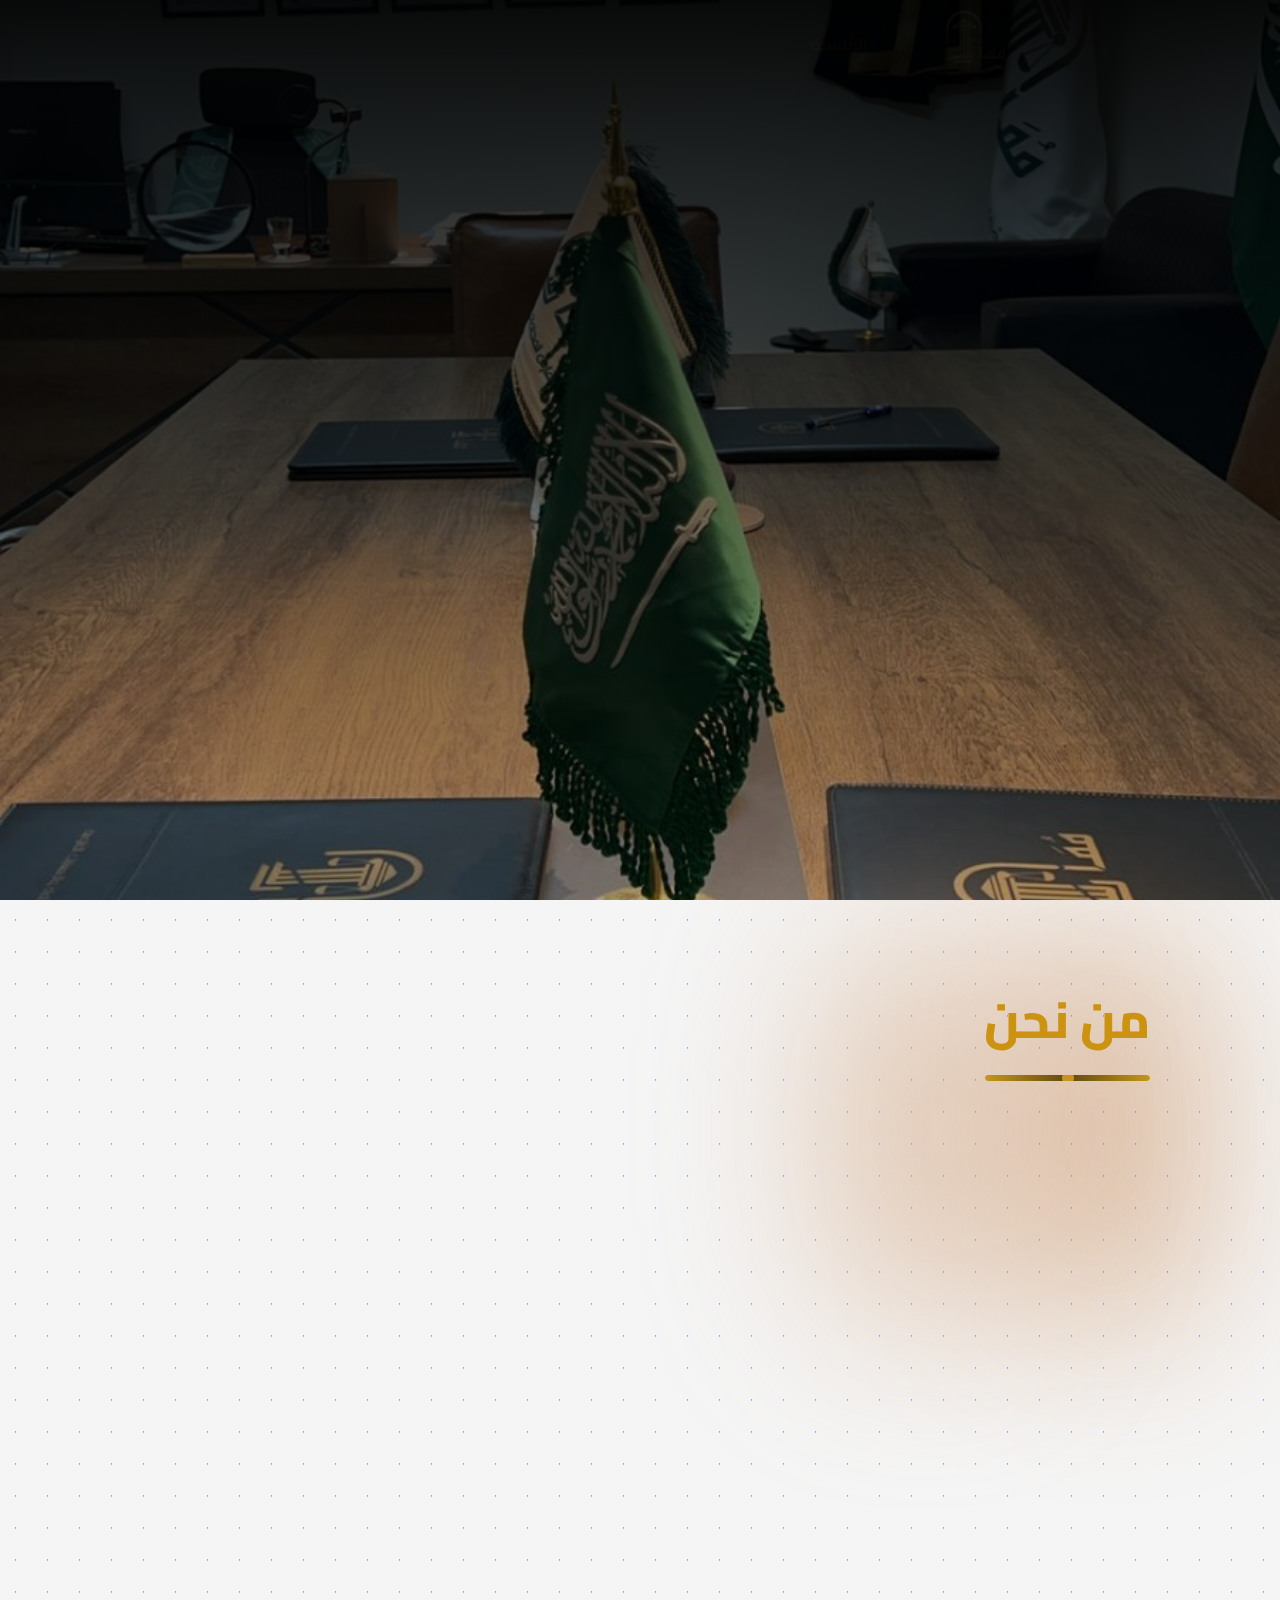
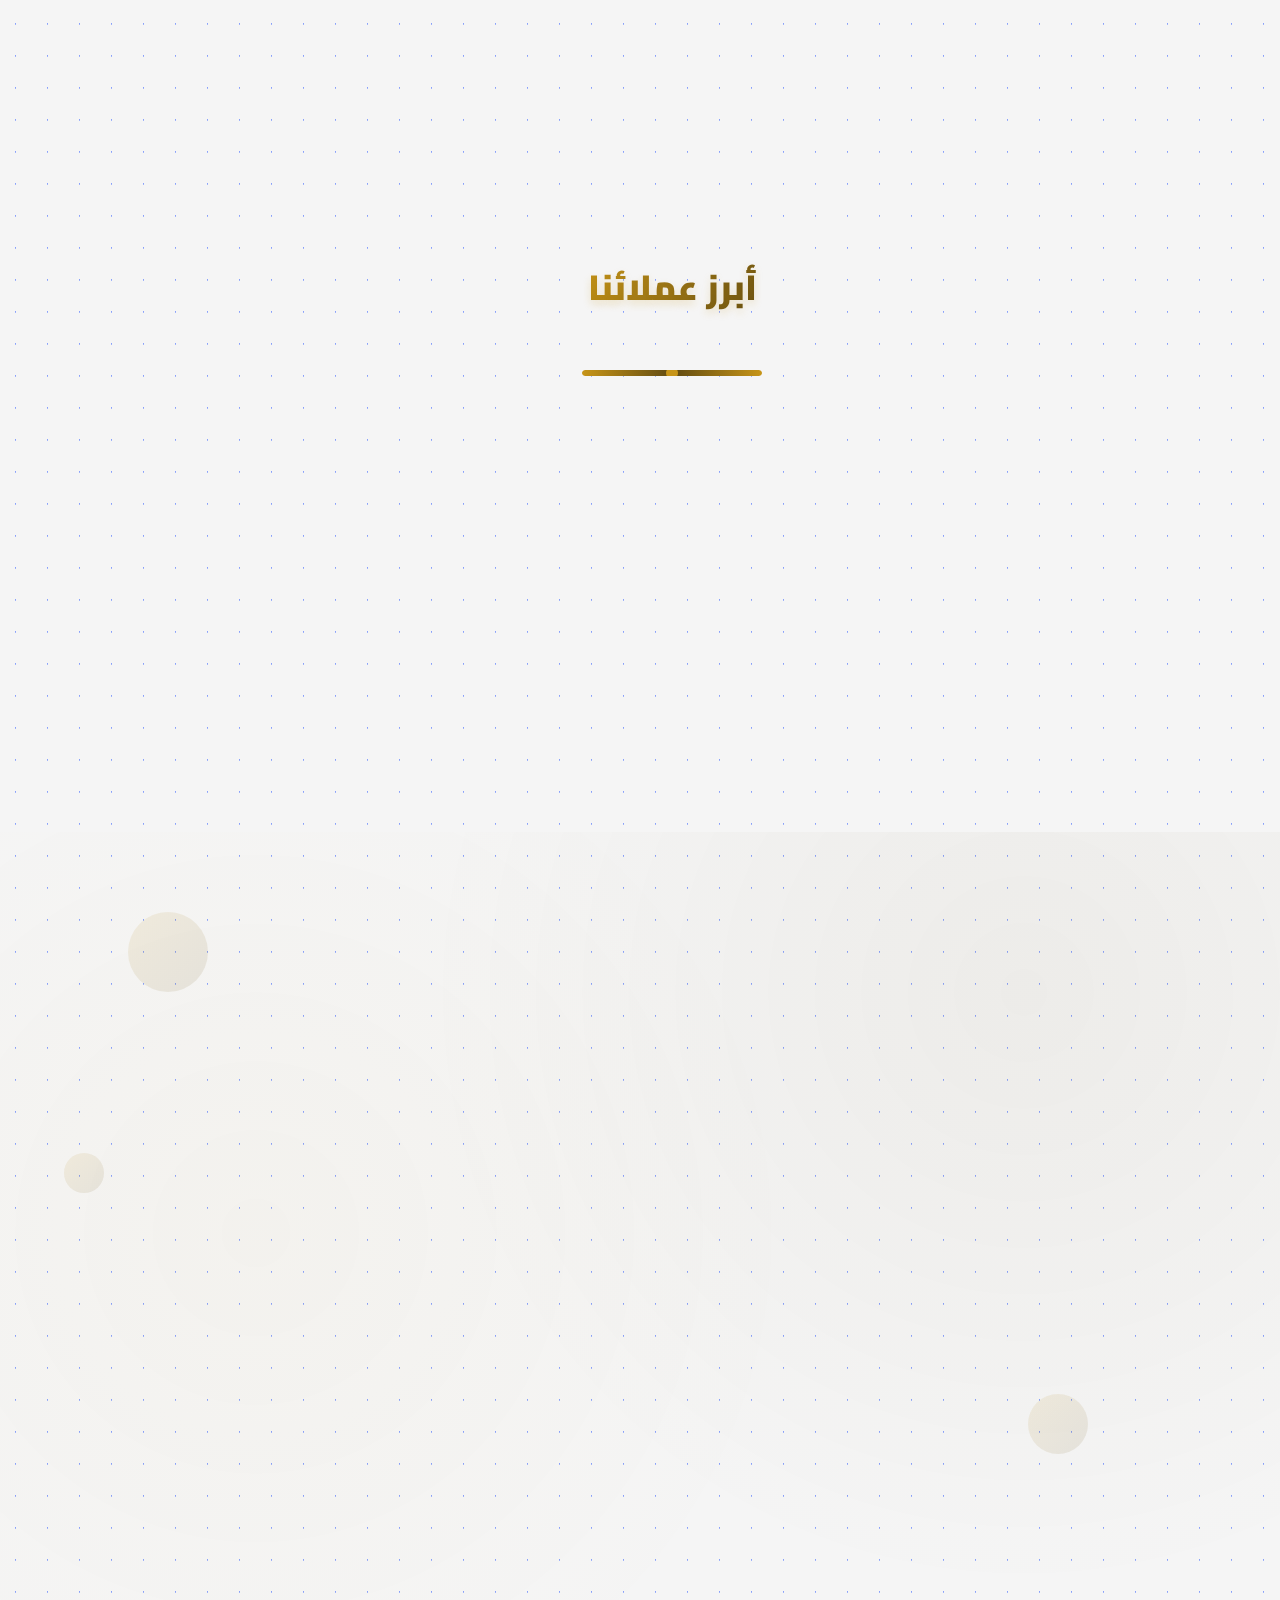
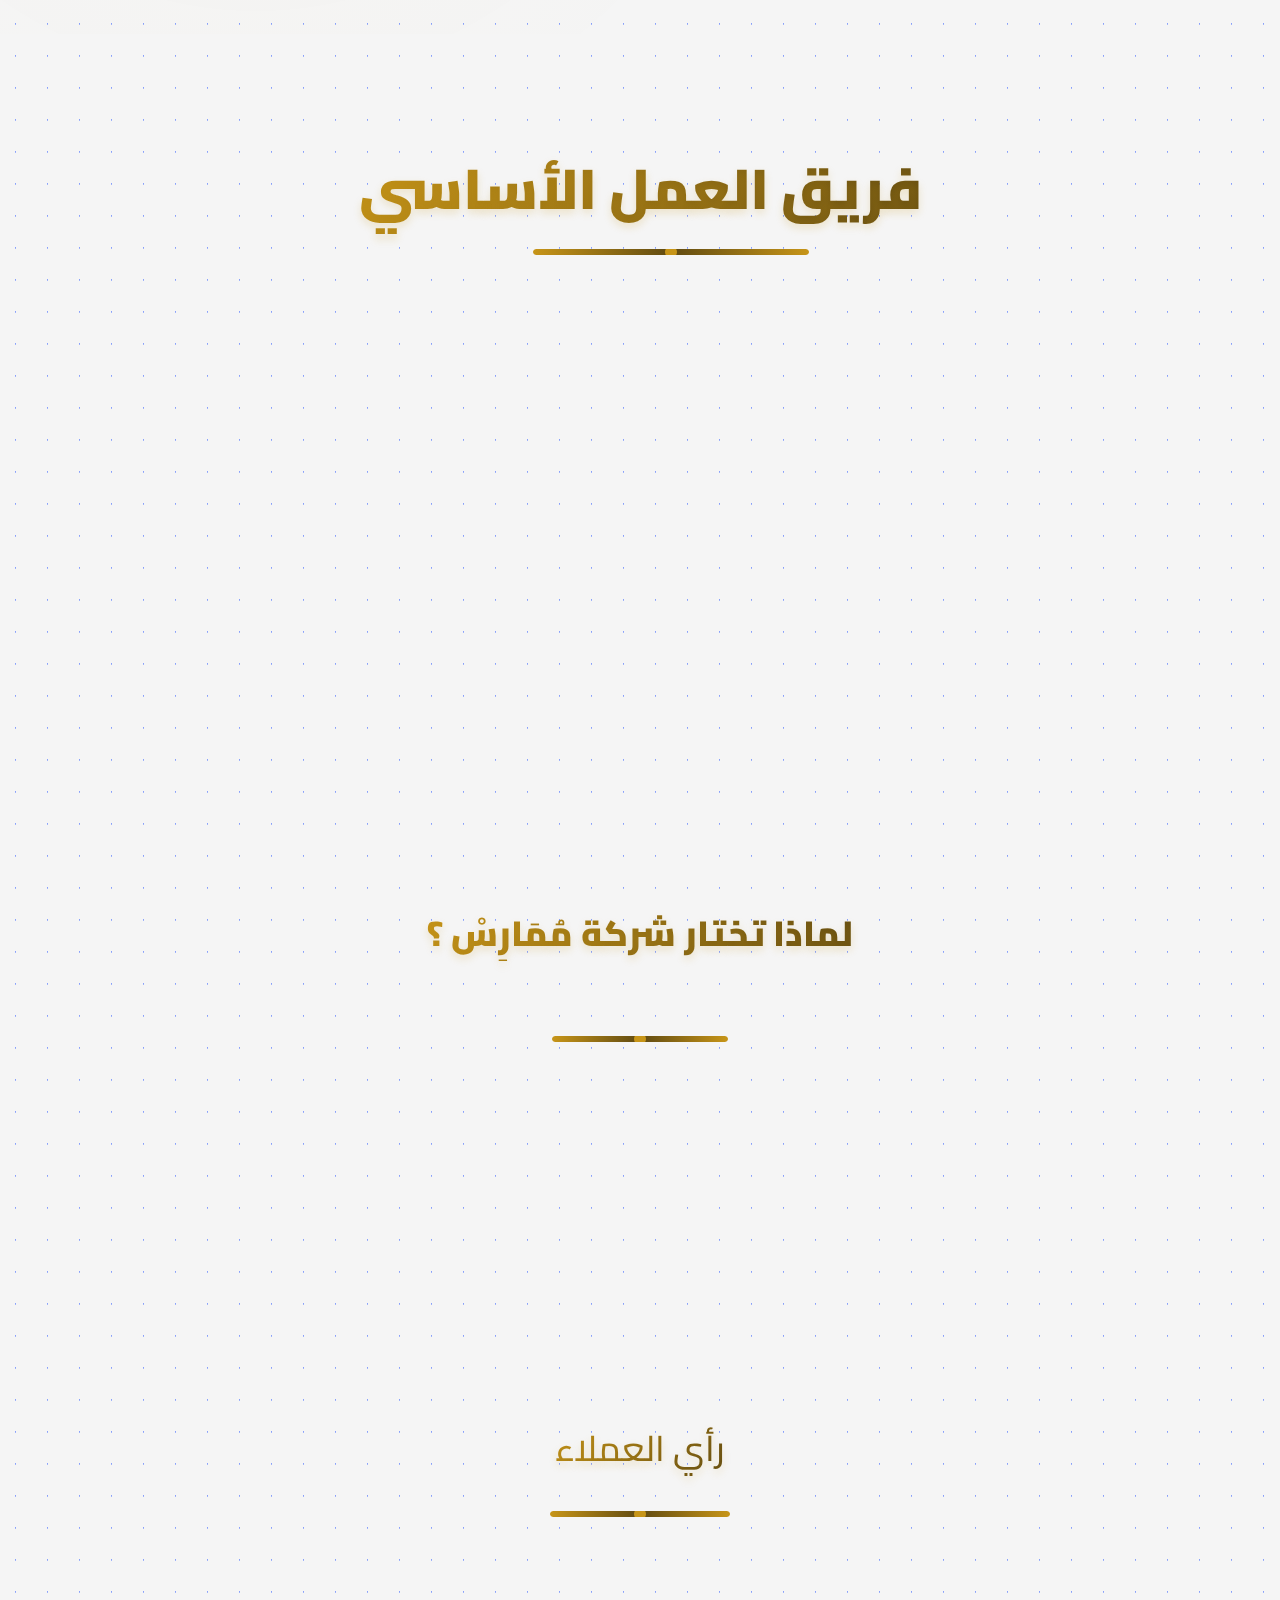
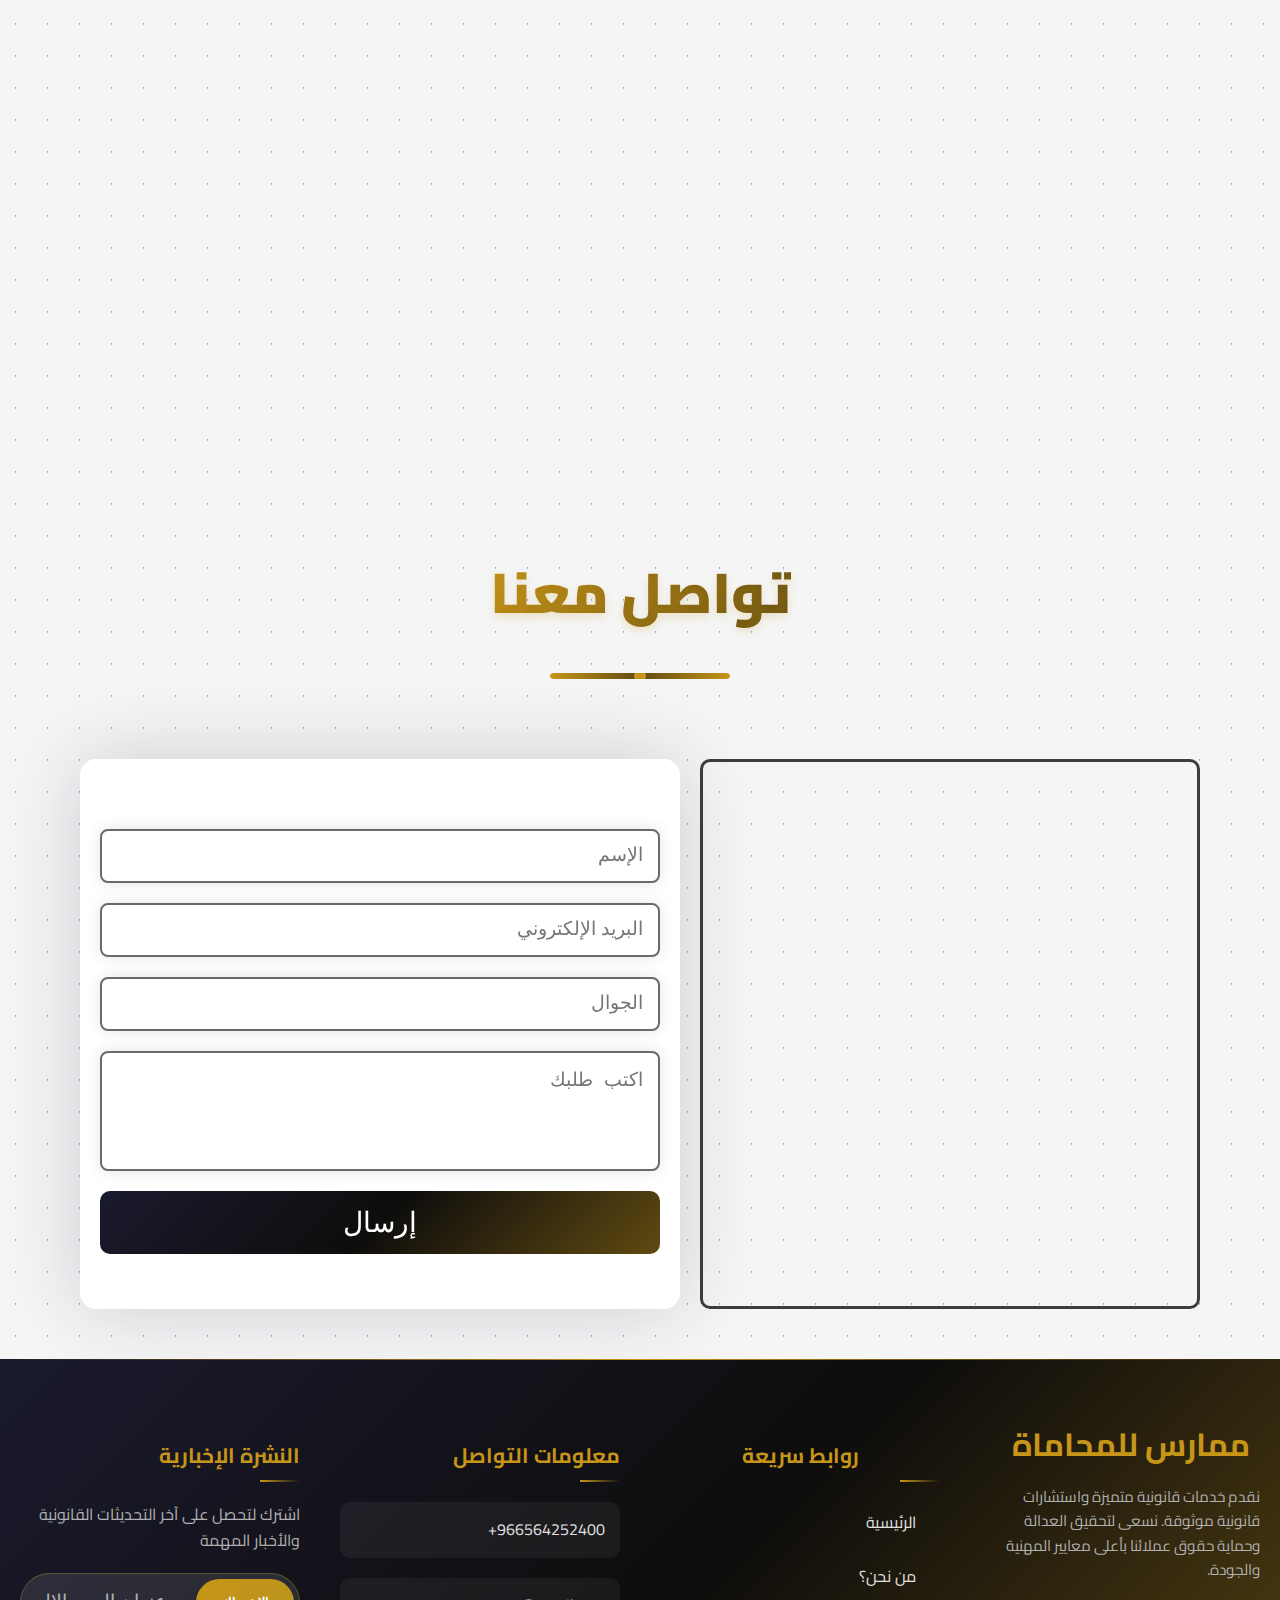
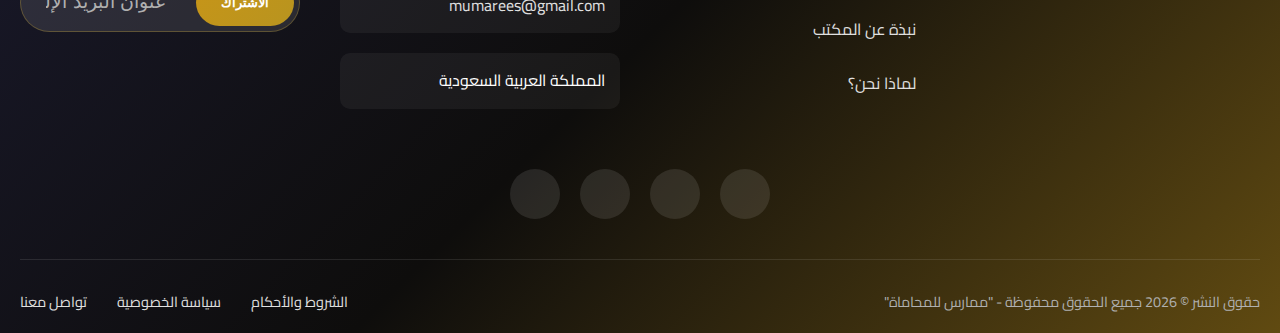
<file: index.html>
<!DOCTYPE html>
<html lang="ar" dir="rtl">

<head>
  <meta charset="UTF-8">
  <meta name="viewport" content="width=device-width, initial-scale=1.0">
  <meta name="description"
    content="  شركة ممارس للمحاماة والاستشارات القانونية والتحكيم  كافة الخدمات القانونية لعملائها من الوزارات والهيئات والشركات الحكومية وغير الحكومية">
  <meta name="keywords" content=" للمحاماة الاستشارات القانونية التحكيم">
  <title>ممارس للمحاماة </title>
  <!-- ========= This site has been optimized using meta SEO ========= -->
  <link rel="canonical" href="www.mumares.com">
  <meta property="og:title" content="شركة ممارس للمحاماة والاستشارات القانونية والتحكيم" />
  <meta property="og:description"
    content=" تقدم  شركة ممارس للمحاماة والاستشارات القانونية والتحكيم  كافة الخدمات القانونية لعملائها من الوزارات والهيئات والشركات الحكومية وغير الحكومية">
  <meta property="og:image"
    content="https://lh3.googleusercontent.com/p/AF1QipPMRHeLn4WnnG7csJuOmk3BN4wfkPT9rIGQRp1H=s0">
  <meta property="og:image:width" content="2500">
  <meta property="og:image:height" content="1330">
  <meta property="og:url" content="https://www.mumares.com/about/" />
  <meta property="og:site_name" content=" شركة ممارس للمحاماة والاستشارات القانونية والتحكيم " />
  <meta property="og:locale" content="ar_AR" />
  <meta property="og:type" content="article" />
  <meta property="article:modified_time" content="2024-07-24T13:50:00+03:00" />
  <meta name="twitter:card" content="summary_large_image" />
  <meta name="twitter:title" content=" شركة ممارس للمحاماة والاستشارات القانونية والتحكيم ">

  <!-- ========= favicon icon ========= -->
  <link rel="shortcut icon" href="assets/images/shortcut-icon.png" type="image/x-icon">

  <!-- ========= Custom css link ========= -->
  <link rel="stylesheet" href="assets/css/style.css">

  <!-- ========= lordicon link ========= -->
  <script src="https://cdn.lordicon.com/lordicon.js"></script>

  <!-- ========= google font link ========= -->
  <link rel="preconnect" href="https://fonts.googleapis.com">
  <link rel="preconnect" href="https://fonts.gstatic.com" crossorigin>
  <link href="https://fonts.googleapis.com/css2?family=Cairo:wght@200..1000&display=swap" rel="stylesheet">

  <!-- ========= font awesome link ========= -->
  <link rel="stylesheet" href="https://cdnjs.cloudflare.com/ajax/libs/font-awesome/6.6.0/css/all.min.css"
    integrity="sha512-Kc323vGBEqzTmouAECnVceyQqyqdsSiqLQISBL29aUW4U/M7pSPA/gEUZQqv1cwx4OnYxTxve5UMg5GT6L4JJg=="
    crossorigin="anonymous" referrerpolicy="no-referrer" />
    
  <!-- ========= cdn swiper link ========= -->
  <link rel="stylesheet" href="https://cdn.jsdelivr.net/npm/swiper@11/swiper-bundle.min.css" />

  <!-- ========= cdn Aos link ========= -->
  <link href="https://unpkg.com/aos@2.3.1/dist/aos.css" rel="stylesheet">

</head>
<body>

    <!-- ========= preloder ========= -->
  <div id="preloder"></div>

  <!-- ========= Buttom-whatsapp ========= --> 
  <div class="whatsapp-btn-container ">
    <a class="whatsapp-btn" href="https://wa.me//966564252400"><i class="fab fa-whatsapp"></i></a>
</div>
    <!-- ========= header ========= -->
    <header>
      <nav class="navbar">
        <div class="nav_toggle" id="nav-toggle">
          <i class="fa-solid fa-bars nav_burger"></i>
          <i class="fa-regular fa-circle-xmark nav_close"></i>
      </div>        
        <div class="logo">
          <a href="index.html">
            <img class="logo-imag" src="assets/images/logo-white.png" alt="logo-page">
          </a>
        </div>
        <div class="nav-menu" id="nav-menu">
        <ul class="nav-list">
          <li><a href="#" class="active">الرئيسية</a></li>
          <li><a href="#new-section">من نحن</a></li>
          <li><a href="specializations.html">التخصصات</a></li>
          <li><a href="#" class="dropdown">نبذة عن المكتب</a>
            <ul>
              <li><a href="#overview">نظرة عامة</a></li>
            </ul><i class="fa-solid fa-chevron-down"></i>  
          </li>
          <li><a href="#" class="dropdown">المزيد</a>
            <ul>
              <li><a href="#work-team">فريق العمل</a></li>
              <li><a href="#customer-reviews">رأي العملاء</a></li>
              <li><a href="#contact-us">تواصل معنا</a></li>
            </ul><i class="fa-solid fa-chevron-down"></i>  
          </li>
        </ul>
      </div>
        <div class="icons">
          <a href="https://wa.me//966564252400" target="_blank"><i class="fab fa-whatsapp"></i></a>
          <a href="tel:+966564252400"><i class="fas fa-phone-alt"></i></a>
          <a href="mailto:mumarees@gmail.com"><i class="fas fa-envelope"></i></a>
        </div>
      </nav>
    </header>

    <!-- ========= container-home ========= -->
    <section class="container-home">
      <div class="imag-home"></div>
      <div class="home">
        <h1>شركة <span class="text">مُمَارِسْ للمحاماة</span> والاستشارات<br> القانونية  والتحكيم</h1>
        <a href="index.html#contact-us" class="btn">تواصل معنا</a>
      </div>
      <div class="container_mouse">
        <a href="#new-section">
          <span class="mouse-btn">
            <span class="mouse-scroll"></span>
          </a>
        </span>
      </div>
    </section>

    <!-- ========= furniture-section ========= -->
  <section class="new-section " id="new-section">
    <section class="furniture-section containers">
      <div class="images-container"  data-aos="fade-up"
      data-aos-duration="3000">
        <img src="assets/images/home.jpg" alt="Furniture 1" class="imag1">
        <img src="assets/images/image-2.jpg" alt="Furniture 2" class="imag2">
        <img src="assets/images/image-3.jpg" alt="Furniture 3" class="imag3">
        <img src="assets/images/office.jpg" alt="Furniture 4" class="imag4">
        <img src="assets/images/office-2.jpg" alt="Furniture 5" class="imag5">
      </div>
      <div class="images-container-mobile"  data-aos="fade-up"
      data-aos-duration="3000">
        <img src="assets/images/home.jpg" alt="Furniture 1" class="imag1-mobile">
        <img src="assets/images/image-2.jpg" alt="Furniture 2" class="imag2-mobile">
        <img src="assets/images/image-3.jpg" alt="Furniture 3" class="imag3-mobile">
        <img src="assets/images/office.jpg" alt="Furniture 4" class="imag4-mobile">
        <img src="assets/images/office-2.jpg" alt="Furniture 5" class="imag5-mobile">
      </div>
      <div class="text-container">
        <div class="absolute">
          <div class="absolute inset-0 justify-center">
            <div class="be-shape1 bg-teal opacity-50 bg-blur"></div>
            <div class="be-shape2 bg-primary opacity-50 bg-blur"></div>
            <div class="be-shape1 bg-pur opacity-50 bg-blur"></div>
          </div>
        </div>
        <h1 class="title-section">من نحن</h1>
        <div class="loader one"></div>
        <h2 data-aos="fade-up">
          مسيرة شركة مُمَارِسْ <br>
            للمحاماة والاستشارات<br>
            القانونية التحكيم
        </h2>
        <p data-aos="fade-up">
          انطلقت في عام 2015م، وهي شركة ذات مسؤولية محدودة (مهنية) تُمَارِسْ أعمال المحاماة والاستشارات والحلول القانونية والتحكيم، وحل النزاعات بين الشركات تفاوضيا وقضائيا، كما تُعِدُ وتنفذ الخطط التطويرية لإدارة الشؤون القانونية في الشركات الناشئة والقائمة، ولريادي ورجال الاعمال.
        </p>
        <p data-aos="fade-up">
          الرؤية: تأسيس مرجعية قانونية متخصصة ومتكاملة مبنية على التقويم والتعديل المستمر والمُحوكم، مستمد من النتائج والنجاحات القيادية والبارزة في المُمَارسة القانونية، لتكون في قيادة المُمَارسة القانونية الصحيحة في المملكة العربية السعودية.
        </p>
        <div class="button" data-aos="fade-up">

          <a href="tel:+966564252400" class="shop-now"> تواصل معنا</a>
          <a href="#new-section" class="shop-now open-popup"> أعرف المزيد
            <i class="fa-solid fa-arrow-left"></i>
          </a>
        </div>
      </div>
    </section>

    <!-- ========= popup ========= -->
    <div class="popup">
      <button class="button">&times;</button>
      <div class="inner">
        <div class="swiper-card">
          <div class="swiper mySwiper">
            <div class="swiper-wrapper">
              <div class="swiper-slide"><img src="assets/images/home.jpg" alt=""></div>
              <div class="swiper-slide"><img src="assets/images/office.jpg" alt=""></div>
              <div class="swiper-slide"><img src="assets/images/office-2.jpg" alt=""></div>
              <div class="swiper-slide"><img src="assets/images/business-meeting.jpg" alt=""></div>
              <div class="swiper-slide"><img src="assets/images/imag-1.jpg" alt=""></div>
              <div class="swiper-slide"><img src="assets/images/image-3.jpg" alt=""></div>
            </div>
          </div>

        </div>
        <div class="description">
          <h3>مُمَارِسْ للمحاماة </h3>
          <div class="offices-categories mb-3">
            <ul >
              <li>- <span>السبت</span> : مغلق - نستعد لإسبوع جديد</li>
              <li>- <span>الأحد</span> : 9 صباحًا – 5 مساءً - نبدأ الأسبوع بخدمات متميزة</li>
              <li>- <span>الإثنين</span> : 9 صباحًا – 5 مساءً - جاهزون لمساعدتك</li>
              <li>- <span>الثلاثاء</span> : 9 صباحًا – 5 مساءً - نقدم حلولاً قانونية</li>
              <li>- <span>الأربعاء</span> : 9 صباحًا – 5 مساءً - نعمل على قضيتك</li>
              <li>- <span>الخميس</span> : 9 صباحًا – 5 مساءً - نسعى لتحقيق النتائج</li>
              <li>- <span>الجمعة</span> : مغلق - نستعد للعبادة 
              </li>
            </ul>
          </div>
          <div class="available-services mb-3">
            <h3>رسالة مُمَارِسْ  </h3>
            <p >
              <span>الرسالة</span> : نسعى بأن نكون متميزين بأداء ما نُكلف به من أعمال ومهام على أكمل وجه، وبمهارة عالية وفق الأصول والأعراف المهنية، امتداداً من المُمَارسة القانونية الصحيحة.
            </p>   
            </div>
          </div>
          <div class="actions">
            <a href="https://wa.me//966564252400" target="_blank"
              class="whatsapp-btn shop-now">تواصل لأن </a>
          </div>
        </div>
      </div>
    </div>

    <!-- ========= client-wrap ========= -->
  <section id="client-wrap">
    <div class="client-wrap containers">
      <h1 class="h-titile"> أبرز عملائنا</h1>
      <div class="loader"></div>
      <div class="client-in">
        <ul>
          <li data-aos="fade-up"
          data-aos-duration="1000">
          <img src="assets/images/almarai_logo_white.png" alt="">
            <img src="assets/images/Aldrees_logo.png" alt="">
          </li>

          <li data-aos="fade-up"
          data-aos-duration="1200"> 
          <img src="assets/images/MARKET.png" alt="">
            <img src="assets/images/alrajhi bank.png" alt="">
          </li>

          <li data-aos="fade-up"
          data-aos-duration="1300">
            <img src="assets/images/madina-png.png" alt="">
            <img src="assets/images/channels4_profile.png" alt="">
          </li> 

          <li data-aos="fade-up"
          data-aos-duration="1700">
            <img src="assets/images/WhatsApp Image 2024-07-25 at 08.58.21_3e608667.png" alt="">
            <img src="assets/images/MARKET.png" alt="">
          </li>

          <li data-aos="fade-up"
          data-aos-duration="2300">
          <img src="assets/images/WhatsApp Image 2024-07-25 at 08.39.23_2d115081.png" alt="">
          <img src="assets/images/unnamed.png" alt="">
          </li>
          
          <li data-aos="fade-up"
          data-aos-duration="2500">
            <img src="assets/images/WhatsApp Image 2024-07-25 at 08.39.25_e4cd97f5.png" alt="">
            <img src="assets/images/WhatsApp Image 2024-07-25 at 08.39.24_5093657f.png" alt="">
          </li>

          <li data-aos="fade-up"
          data-aos-duration="3000">
            <img src="assets/images/WhatsApp Image 2024-07-25 at 08.39.26_e771290a.png" alt="">
            <img src="assets/images/WhatsApp Image 2024-07-25 at 08.58.21_3e608667.png" alt="">
          </li>
        </ul>
      </div>
    </div>
  </section>

    <!-- ========= overview ========= -->
    <!-- Modern Overview Section -->
    <section id="overview">
        <!-- Floating Background Elements -->
        <div class="floating-element"></div>
        <div class="floating-element"></div>
        <div class="floating-element"></div>

        <div class="row">
            <div class="contentWrapper">
                <div class="content" data-aos="fade-up" data-aos-duration="3000">
                    <h1>نظرة عامة</h1>
                    <div class="loader"></div>
                    <h2>شركة مُمَارِسْ للمحاماة والاستشارات القانونية التحكيم</h2>
                    <p>منذ تأسيسها في عام 2015، تقدم شركة "مُمَارِسْ" للمحاماة والاستشارات القانونية مجموعة متكاملة من الخدمات القانونية التي تجمع بين الخبرة العميقة والابتكار. نحن شركة ذات مسؤولية محدودة (مهنية) نركز على تقديم استشارات قانونية متخصصة وحلول تحكيم ونزاعات متقدمة......</p>
                    <a href="generalSupervisor.html" class="shop-now">
                        المزيد عن نظرة عامة للشركة
                        <i class="fa-solid fa-arrow-left"></i>
                    </a>
                </div>
            </div>
            <div class="imgWrapper" data-aos="fade-right" data-aos-duration="2000">
                <img src="assets/images/Overview-imag.jpg" alt="نظرة عامة عن الشركة">
            </div>
        </div>
    </section>

   <!-- ========= work-team ========= -->
  <section class="work-team containers" id="work-team">
    <div class="work-heading">
     <h1 class="h-titile">فريق العمل الأساسي</h1>
     <div class="loader loader-work-heading"></div>
    </div>
    <div class="wrapper" data-aos="fade-up"
    data-aos-anchor-placement="top-bottom">
      <i id="left" class="fa-solid fa-angle-left"></i>
      <ul class="carousel">
        <li class="card">
          <div class="img"><img src="assets/images/work-team1.jpeg" alt="img" draggable="false"></div>
          <h2>البراء بن بهجت العمودى</h2>
          <span>الرئيس التنفيذي</span>
        </li>
        <li class="card">
          <div class="img"><img src="assets/images/work-team2.jpg" alt="img" draggable="false"></div>
          <h2>  عبدالله الغبيشي</h2>
          <span>متخصص في القضاء التجاري</span>
        </li>
        <li class="card">
          <div class="img"><img src="assets/images/work-team3.jpg" alt="img" draggable="false"></div>
          <h2>عبد العزيز المطيري</h2>
          <span>متخصص في القضاء العمالي</span>
        </li> 
      </ul>
      <i id="right" class="fa-solid fa-angle-right"></i>
    </div>
  </section>

   <!-- ========= SERVICE ========= -->
  <section class="service containers" id="service">
        <div class="container-service">
          <div class="container-title">
            <h2 class="h2 section-title h-titile">لماذا تختار شركة مُمَارِسْ ؟</h2>
            <div class="loader loader-container-title"></div>
          </div>
          <ul class="service-list">
            <li>
              <div class="service-card" data-aos="fade-up"
              data-aos-duration="1000">
                <div class="card-icon">
                  <lord-icon
                  src="https://cdn.lordicon.com/trkmlure.json"
                  trigger="loop"
                  stroke="light"
                  colors="primary:#000000,secondary:#C79518"
                  style="width:88px;height:88px">
              </lord-icon>
                </div>
                <h3 class="h4 card-title">خبرة محلية</h3>
                <p class="card-text">
                  نحن في شركة مُمَارِسْ نفتخر بامتلاكنا خبرة محلية عميقة وواسعة في مجال القانون داخل المملكة العربية السعودية  قدمنا خدمات قانونية متخصصة ومتكاملة تغطي مختلف المجالات القانونية
                </p>
              </div>
            </li>
            <li>
              <div class="service-card" data-aos="fade-up"
              data-aos-duration="2000">
                <div class="card-icon">
                  <lord-icon
                  src="https://cdn.lordicon.com/vfczflna.json"
                  trigger="loop"
                  stroke="light"
                  colors="primary:#000000,secondary:#C79518"
                  style="width:88px;height:88px">
              </lord-icon>
                </div>
                <h3 class="h4 card-title">الرؤية</h3>
                <p class="card-text">
                  نطمح في مُمَارِسْ لأن نكون المرجعية القانونية الرائدة في المملكة العربية السعودية, نحن نهدف إلى تحقيق التفوق في تقديم الخدمات القانونية الصحيحة والمهنية.
                  </p>
                </div>
            </li>
            <li>
              <div class="service-card" data-aos="fade-up"
              data-aos-duration="2500">
                <div class="card-icon">
                  <lord-icon
                  src="https://cdn.lordicon.com/wzrwaorf.json"
                  trigger="loop"
                  stroke="light"
                  colors="primary:#000000,secondary:#C79518"
                  style="width:88px;height:88px">
              </lord-icon>
                </div>
                <h3 class="h4 card-title" >الرسالة</h3>
                <p class="card-text">
                  نحن في مُمَارِسْ نسعى لتقديم خدمات قانونية متميزة تتسم بالاحترافية والأخلاق العالية، مع التركيز على تحقيق أفضل النتائج لعملائنا                  </p>
              </div>
            </li>
            <li>
              <div class="service-card" data-aos="fade-up"
              data-aos-duration="3000">
                <div class="card-icon">
                  <lord-icon
                  src="https://cdn.lordicon.com/cgzlioyf.json"
                  trigger="loop"
                  delay="2000"
                  stroke="bold"
                  state="hover-pinch"
                  colors="primary:#C79518"
                  style="width:88px;height:88px">
              </lord-icon>
                </div>
                <h3 class="h4 card-title"> التزامنا بالجودة</h3>
                <p class="card-text">
                  نحن في مُمَارِسْ نلتزم بتقديم خدمات قانونية بأعلى مستويات الجودة والاحترافية. نسعى دائمًا لتحقيق الفائدة القصوى لعملائنا                  </p>
              </div>
            </li>
          </ul>
        </div>
  </section>

   <!-- ========= Customer Reviews ========= -->
  <section id="customer-reviews containers">
    <div class="testimonial-heading">
      <h1 class="h-titile">رأي العملاء </h1>
      <div class="loader"></div>
    </div>

    <div class="testiminial-box-contener">
      <div class="testiminial-box" data-aos="fade-up"
      data-aos-duration="2000">
        <div class="box-top">
          <div class="profile">
            <div class="profile-img">
              <img src="assets/images/user-mane.jpg" alt="">
            </div>
            <div class="name-user">
              <strong>على العلي</strong>
              <span>@على العلي</span>
            </div>
          </div>

            <div class="reviews">
              <i class="fas fa-star"></i>
              <i class="fas fa-star"></i>
              <i class="fas fa-star"></i>
              <i class="fas fa-star"></i>
            </div>

          </div>
          <div class="client-coment">
            <p> تعاملت مع المحامي أ/ البراء في قضية مطالبة مالية ، المحامي متمكن جدا ومتعاون و رائع وانتهت قضيتي بالحكم لي والحمدلله ثم الشكر للاستاذ البراء على دعمه واستشاراته الدائمة بكل رحابة صدر وقبول .. اتمنى له كل خير          </p>
          </div>

        </div>
      <div class="testiminial-box" data-aos="fade-up"
      data-aos-duration="2000">
        <div class="box-top">
          <div class="profile">
            <div class="profile-img">
              <img src="assets/images/user-mane.jpg" alt="">
            </div>
            <div class="name-user">
              <strong>sx going </strong>
              <span>@sxgoing</span>
            </div>
          </div>

            <div class="reviews">
              <i class="fas fa-star"></i>
              <i class="fas fa-star"></i>
              <i class="fas fa-star"></i>
              <i class="fas fa-star"></i>
            </div>

          </div>
          <div class="client-coment">
            <p> كل كلمات الشكر لا توفي حق المحامي البراء من أفضل واقوى المكاتب رجل امين ، ناصح،صادق، خلوق ،  تأخذ الكلمة من لسانه ومن ثم  تتوكل  على الله رجل يعرف الإنسانية ومتمكن في المهنة، انصح بتوكيله
            </p>
          </div>

        </div>
      <div class="testiminial-box" data-aos="fade-up"
      data-aos-duration="3000">
        <div class="box-top">
          <div class="profile">
            <div class="profile-img">
              <img src="assets/images/user-woman.jpg" alt="">
            </div>
            <div class="name-user">
              <strong>Asma</strong>
              <span>@Asma-a</span>
            </div>
          </div>

            <div class="reviews">
              <i class="fas fa-star"></i>
              <i class="fas fa-star"></i>
              <i class="fas fa-star"></i>
              <i class="fas fa-star"></i>
            </div>

          </div>
          <div class="client-coment">
            <p>المعنى الحقيقي لمهنة المحاماة والمسمى الصحيح للمهنية، عندما علموا انني من احدى القرى طلبوا مني عدم الحضور وتواصلوا معي عن طريق برنامج مرئي وهذه لفته مهمه وتطور يحمدون عليه فقد اختصروا علي مسافة الطريق ومشقة السفر، ارشحهم بقوة وشكرا لهم.</p>
          </div>

        </div>
      <div class="testiminial-box" data-aos="fade-up"
      data-aos-duration="3000">
        <div class="box-top">
          <div class="profile">
            <div class="profile-img">
              <img src="assets/images/user-woman.jpg" alt="">
            </div>
            <div class="name-user">
              <strong>Gada</strong>
              <span>@Gada-A</span>
            </div>
          </div>

            <div class="reviews">
              <i class="fas fa-star"></i>
              <i class="fas fa-star"></i>
              <i class="fas fa-star"></i>
              <i class="fas fa-star"></i>
            </div>

          </div>
          <div class="client-coment">
            <p>تعاملت مع هذا المكتب
              استقبال ممتاز  - مصداقية - اهتمام - تنظيم - دقة في المواعيد
              شكر وتقدير لقائد المنظومة للأستاذ القدير البراء العمودي ولكافة من يعمل معه 🌷🌷 …</p>
          </div>

        </div>
    </div>

  </section>

   <!-- ========= contact-us ========= -->
  <section class="contact-us containers" id="contact-us">
    <div class="title-contact">
      <h1 class="h-titile">تواصل معنا</h1>
      <div class="loader"></div>
    </div>
    <div class="container">
      <div class="contact-map">
        <iframe src="https://www.google.com/maps/embed?pb=!1m14!1m8!1m3!1d927.515000327588!2d39.176248683432384!3d21.583580877081527!3m2!1i1024!2i768!4f13.1!3m3!1m2!1s0x15c3d7615c1adc35%3A0x218a96922b45d737!2z2LTYsdmD2Kkg2YXZj9mF2Y7Yp9ix2ZDYs9mSINmE2YTZhdit2KfZhdin2Kkg2YjYp9mE2KfYs9iq2LTYp9ix2KfYqiDYp9mE2YLYp9mG2YjZhtmK2Kkg2YjYp9mE2KrYrdmD2YrZhQ!5e0!3m2!1sen!2seg!4v1722071660228!5m2!1sen!2seg" width="100%" height="100%" style="border:0;" allowfullscreen="" loading="lazy" referrerpolicy="no-referrer-when-downgrade"></iframe>
      </div>
      <div class="contact-form">
        <form action="https://api.web3forms.com/submit" method="POST" id="contactForm">
          <input type="hidden" name="access_key" value="d8abb4d5-5182-48ab-823c-af090ef9333c">
          
          <div class="form-group">
            <input id="customerName" type="text" placeholder="الإسم" name="User-name" required>
          </div>
          
          <div class="form-group">
            <input id="email" type="email" placeholder="البريد الإلكتروني" name="Eemail" required>
          </div>
          
          <div class="form-group">
            <input id="phone" type="tel" placeholder="الجوال" style="direction: rtl;" name="phone-Namber" pattern="\d{1,13}" maxlength="13" title="رقم الهاتف يجب أن يحتوي على أرقام فقط ولا يتجاوز 13 رقمًا" required>
          </div>
          
          <div class="form-group">
            <textarea id="message" placeholder="اكتب طلبك" name="text-Massage" required></textarea>
          </div>
          
          <button class="brand-btn" type="submit">إرسال</button>
        </form>
      </div>
    </div>
  </section>

    <!-- Modern Footer -->
    <footer class="footer">
        <div class="footer-container">
            <div class="footer-main">
                <!-- Company Information -->
                <div class="footer-company">
                    <div class="footer-logo">
                        <i class="fas fa-balance-scale"></i>
                        ممارس للمحاماة
                    </div>
                    <p class="footer-description">
                        نقدم خدمات قانونية متميزة واستشارات قانونية موثوقة. نسعى لتحقيق العدالة وحماية حقوق عملائنا بأعلى معايير المهنية والجودة.
                    </p>
                </div>
                <!-- Quick Links -->
                <div class="footer-section">
                    <h3>روابط سريعة</h3>
                    <ul class="footer-links">
                        <li><a href="index.html"><i class="fas fa-home"></i> الرئيسية</a></li>
                        <li><a href="index.html#new-section"><i class="fas fa-info-circle"></i> من نحن؟</a></li>
                        <li><a href="index.html#overview"><i class="fas fa-building"></i> نبذة عن المكتب</a></li>
                        <li><a href="index.html#service"><i class="fas fa-star"></i> لماذا نحن؟</a></li>
                    </ul>
                </div>

                <!-- Contact Information -->
                <div class="footer-section contact-info">
                    <h3>معلومات التواصل</h3>
                    <div class="contact-item">
                        <a href="tel:+966564252400">966564252400+</a>
                        <i class="fas fa-phone"></i>
                    </div>
                    <div class="contact-item">
                        <a href="mailto:mumarees@gmail.com">mumarees@gmail.com</a>
                        <i class="fas fa-envelope"></i>
                    </div>
                    <div class="contact-item">
                        <span>المملكة العربية السعودية</span>
                        <i class="fas fa-map-marker-alt"></i>
                    </div>
                </div>

                <!-- Newsletter -->
                <div class="footer-section newsletter">
                    <h3>النشرة الإخبارية</h3>
                    <p style="color: #b0b0b0; margin-bottom: 20px; text-align: right;">
                        اشترك لتحصل على آخر التحديثات القانونية والأخبار المهمة
                    </p>
                    <form class="newsletter-form">
                        <div class="newsletter-input">
                            <button type="submit" class="newsletter-btn">الاشتراك</button>
                            <input type="email" placeholder="عنوان البريد الإلكتروني" required>
                        </div>
                    </form>
                </div>
            </div>

            <!-- Social Media -->
            <div class="footer-social">
                <a href="https://www.linkedin.com/in/%D8%A7%D9%84%D8%A8%D8%B1%D8%A7%D8%A1-%D8%A8%D9%86-%D8%A8%D9%87%D8%AC%D8%AA-%D8%A7%D9%84%D8%B9%D9%85%D9%88%D8%AF%D9%89-6307591b0" target="_blank" class="social-link">
                    <i class="fab fa-linkedin"></i>
                </a>
                <a href="https://wa.me//966564252400" target="_blank" class="social-link">
                    <i class="fab fa-whatsapp"></i>
                </a>
                <a href="#" class="social-link">
                    <i class="fab fa-twitter"></i>
                </a>
                <a href="#" class="social-link">
                    <i class="fab fa-instagram"></i>
                </a>
            </div>

            <!-- Footer Bottom -->
            <div class="footer-bottom">
                <div class="footer-copyright">
                    <p>حقوق النشر © 2026 جميع الحقوق محفوظة - "ممارس للمحاماة"</p>
                </div>
                <div class="footer-terms">
                    <a href="#">الشروط والأحكام</a>
                    <a href="#">سياسة الخصوصية</a>
                    <a href="index.html#contact-us">تواصل معنا</a>
                </div>
            </div>
        </div>
    </footer>


    <!-- ========= script preloder ========= -->
  <script>
    const loader = document.getElementById("preloder");
    window.addEventListener("load", function(){
      loader.style.display = "none";
    })
  </script>
  
    <!-- ========= form validation js ========= -->
<script>
  document.getElementById('phone').addEventListener('input', function(event) {
    var value = event.target.value;
    event.target.value = value.replace(/\D/g, '');
  });
</script>

  <!-- Aos JS -->
    <script src="https://unpkg.com/aos@2.3.1/dist/aos.js"></script>
    <!-- Initialize Aos -->
    <script>
      AOS.init();
    </script>
  <!-- Gsap JS -->
  <script src="https://cdnjs.cloudflare.com/ajax/libs/gsap/3.12.5/gsap.min.js"></script>

  <!-- Swiper JS -->
  <script src="https://cdn.jsdelivr.net/npm/swiper@11/swiper-bundle.min.js"></script>

  <!-- Initialize Swiper -->
  <script>
    var swiper = new Swiper(".mySwiper", {
      effect: "cards",
      grabCursor: true,
    });
    </script>
  <!-- ========= Custom Javascript link ========= -->
  <script src="assets/js/main.js"></script>
</body>

</html>
</file>
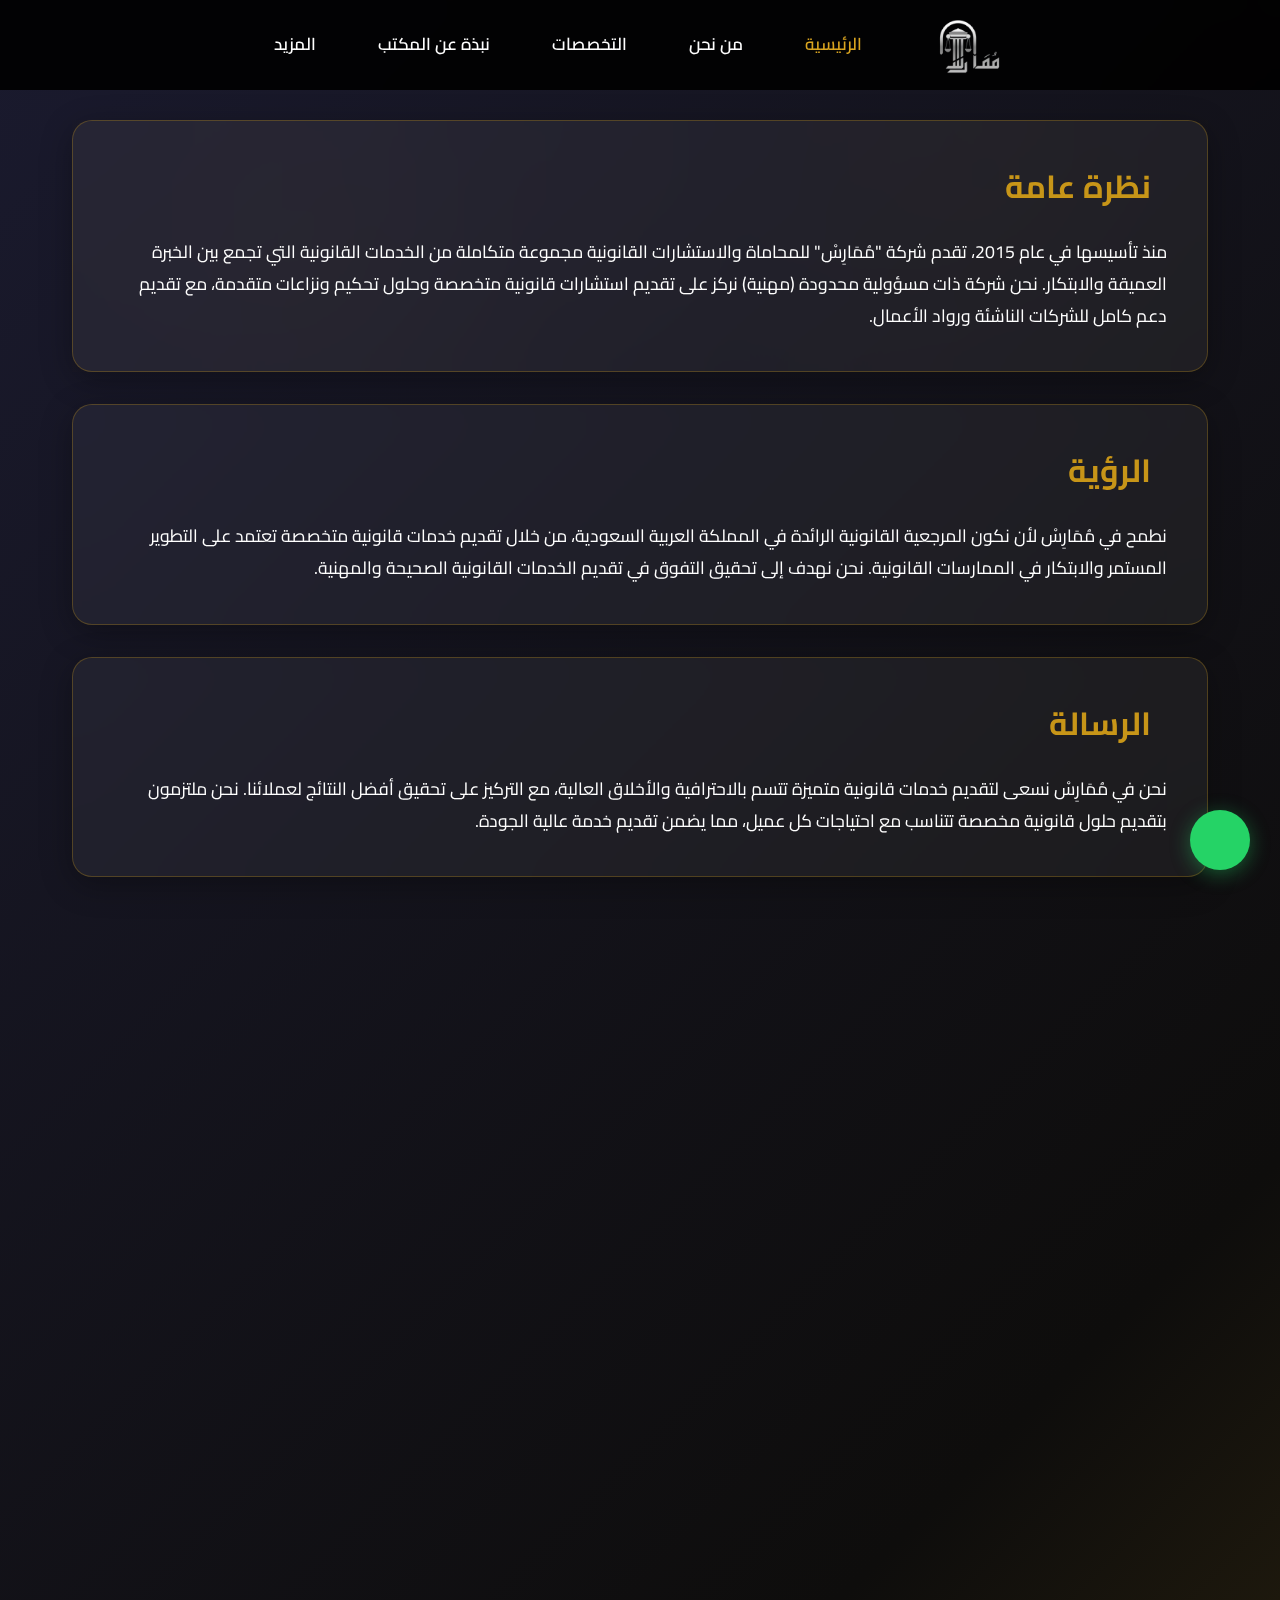
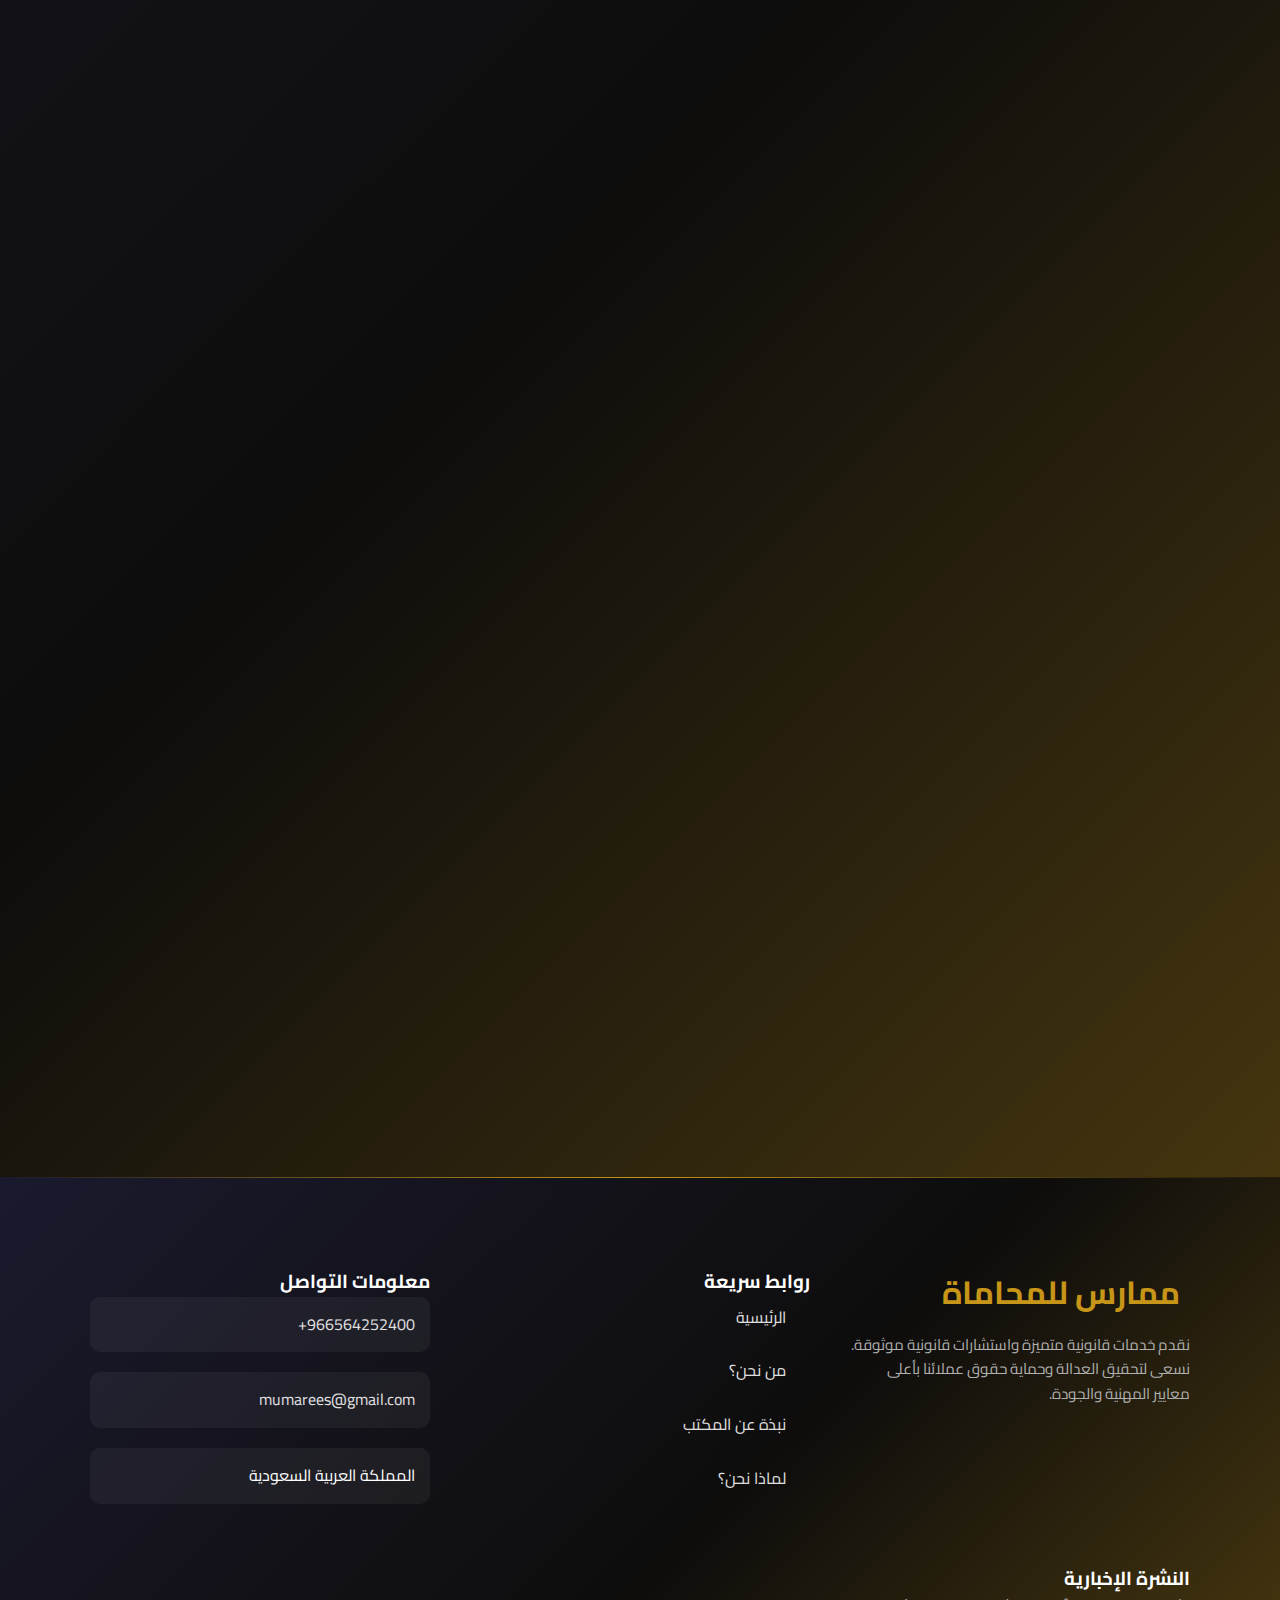
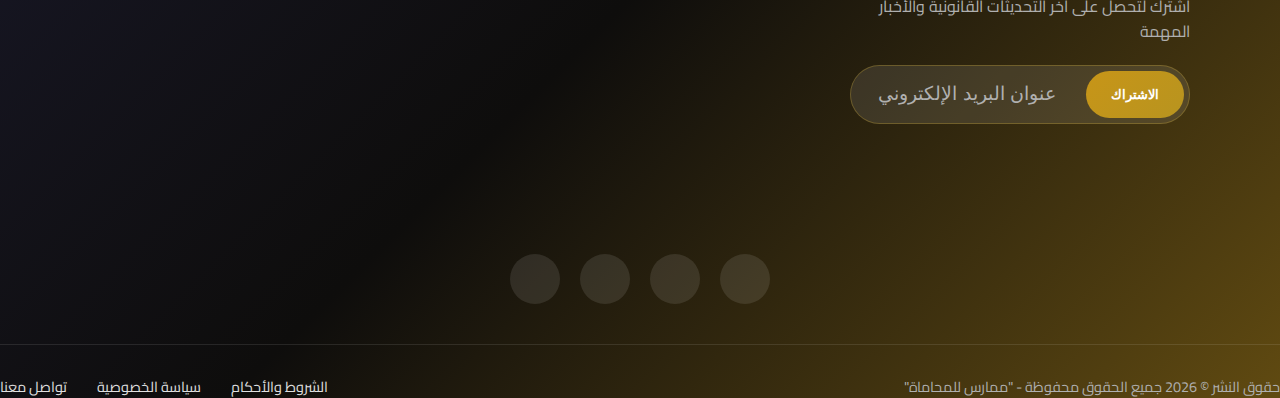
<file: generalSupervisor.html>
<!DOCTYPE html>
<html lang="ar" dir="rtl">

<head>
    <meta charset="UTF-8">
    <meta name="viewport" content="width=device-width, initial-scale=1.0">
    <title>نظرة عامة - ممارس للمحاماة</title>
    <link rel="preconnect" href="https://fonts.googleapis.com">
    <link rel="preconnect" href="https://fonts.gstatic.com" crossorigin>
    <link href="https://fonts.googleapis.com/css2?family=Cairo:wght@200..1000&display=swap" rel="stylesheet">
    <link rel="stylesheet" href="https://cdnjs.cloudflare.com/ajax/libs/font-awesome/6.6.0/css/all.min.css"
        integrity="sha512-Kc323vGBEqzTmouAECnVceyQqyqdsSiqLQISBL29aUW4U/M7pSPA/gEUZQqv1cwx4OnYxTxve5UMg5GT6L4JJg=="
        crossorigin="anonymous" />
    <script src="https://cdn.lordicon.com/lordicon.js"></script>
        <!-- ========= Custom css link ========= -->
    <link rel="stylesheet" href="assets/css/style.css">
    

    <style>
        * {
            margin: 0;
            padding: 0;
            box-sizing: border-box;
        }

        body {
            font-family: 'Cairo', sans-serif;
            background: linear-gradient(135deg, #1a1a2e 0%, #0e0d0c 50%, #604a11 100%);
            min-height: 100vh;
            overflow-x: hidden;
            position: relative;
        }

        /* شريط التقدم */
        .progress-bar {
            position: fixed;
            top: 0;
            left: 0;
            width: 0%;
            height: 4px;
            background: linear-gradient(90deg, #C79518, #b8941f);
            z-index: 1000;
            transition: width 0.3s ease;
            box-shadow: 0 0 10px #C79518;
        }

        /* خلفية الجسيمات */
        .particles {
            position: fixed;
            top: 0;
            left: 0;
            width: 100%;
            height: 100%;
            pointer-events: none;
            z-index: 0;
        }

        .particle {
            position: absolute;
            width: 2px;
            height: 2px;
            background: #C79518;
            border-radius: 50%;
            animation: float 6s infinite ease-in-out;
        }

        @keyframes float {
            0%, 100% { transform: translateY(0px) rotate(0deg); opacity: 0; }
            10% { opacity: 1; }
            90% { opacity: 1; }
            100% { transform: translateY(-100vh) rotate(360deg); opacity: 0; }
        }

        /* الهيدر */
        header {
            position: fixed;
            top: 0;
            width: 100%;
            background: rgba(0, 0, 0, 0.9);
            backdrop-filter: blur(10px);
            z-index: 999;
            padding: 1rem 2rem;
            transition: all 0.3s ease;
        }

        .navbar {
            display: flex;
            justify-content: space-between;
            align-items: center;
        }
        .nav-menu ul {
            display: flex;
            list-style: none;
            gap: 2rem;
        }

        .nav-menu a {
            color: #fff;
            text-decoration: none;
            font-weight: 500;
            transition: all 0.3s ease;
            position: relative;
        }

        .nav-menu a:hover {
            color: #C79518;
            transform: translateY(-2px);
        }

        .nav-menu a::after {
            content: '';
            position: absolute;
            bottom: -5px;
            left: 0;
            width: 0;
            height: 2px;
            background: #C79518;
            transition: width 0.3s ease;
        }

        .nav-menu a:hover::after {
            width: 100%;
        }

        .icons a {
            color: #fff;
            font-size: 1.2rem;
            margin: 0 0.5rem;
            transition: all 0.3s ease;
        }

        .icons a:hover {
            color: #C79518;
            transform: scale(1.1);
        }

        /* المحتوى الرئيسي */
        main {
            padding-top: 120px;
            padding-bottom: 50px;
            position: relative;
            z-index: 1;
        }

        .containers {
            max-width: 1200px;
            margin: 0 auto;
            padding: 0 2rem;
        }

        .sections {
            margin-bottom: 3rem;
            opacity: 0;
            transform: translateY(50px);
            transition: all 0.6s ease;
        }

        .sections.visible {
            opacity: 1;
            transform: translateY(0);
        }

        .sections-card {
            background: rgba(255, 255, 255, 0.05);
            backdrop-filter: blur(15px);
            border: 1px solid rgba(199, 149, 24, 0.3);
            border-radius: 20px;
            padding: 2.5rem;
            margin-bottom: 2rem;
            position: relative;
            overflow: hidden;
            transition: all 0.4s ease;
            box-shadow: 0 8px 32px rgba(0, 0, 0, 0.3);
        }

        .sections-card::before {
            content: '';
            position: absolute;
            top: 0;
            left: -100%;
            width: 100%;
            height: 100%;
            background: linear-gradient(90deg, transparent, rgba(199, 149, 24, 0.1), transparent);
            transition: left 0.6s ease;
        }

        .sections-card:hover::before {
            left: 100%;
        }

        .sections-card:hover {
            transform: translateY(-10px) rotateX(5deg);
            border-color: rgba(199, 149, 24, 0.6);
            box-shadow: 0 15px 40px rgba(199, 149, 24, 0.2);
        }

        .sections-title {
            color: #C79518;
            font-size: 2rem;
            font-weight: 700;
            margin-bottom: 1.5rem;
            display: flex;
            align-items: center;
            gap: 1rem;
        }

        .sections-title i {
            font-size: 2.5rem;
            filter: drop-shadow(0 0 10px #C79518);
        }

        .sections-content {
            color: #fff;
            font-size: 1.1rem;
            line-height: 1.8;
        }

        /* خدمات خاصة */
        .services-grids {
            display: grid;
            grid-template-columns: repeat(auto-fit, minmax(350px, 1fr));
            gap: 2rem;
            margin-top: 2rem;
        }

        .service-categorys {
            background: rgba(255, 255, 255, 0.08);
            border-radius: 15px;
            padding: 2rem;
            border: 1px solid rgba(199, 149, 24, 0.2);
            transition: all 0.3s ease;
        }

        .service-categorys:hover {
            transform: scale(1.02);
            border-color: rgba(199, 149, 24, 0.5);
            background: rgba(255, 255, 255, 0.12);
        }

        .service-categorys h3 {
            color: #b8941f;
            font-size: 1.4rem;
            margin-bottom: 1.5rem;
            display: flex;
            align-items: center;
            gap: 0.8rem;
        }

        .service-lists {
            list-style: none;
        }

        .service-lists li {
            color: #fff;
            margin-bottom: 1rem;
            padding: 0.8rem;
            background: rgba(199, 149, 24, 0.1);
            border-radius: 8px;
            display: flex;
            align-items: center;
            gap: 1rem;
            transition: all 0.3s ease;
        }

        .service-lists li:hover {
            background: rgba(199, 149, 24, 0.2);
            transform: translateX(10px);
        }

        .service-lists i {
            color: #C79518;
            font-size: 1.1rem;
            min-width: 20px;
        }

        /* واتساب */
        .whatsapp-btn {
            position: fixed;
            bottom: 30px;
            right: 30px;
            width: 60px;
            height: 60px;
            background: #25D366;
            border-radius: 50%;
            display: flex;
            align-items: center;
            justify-content: center;
            font-size: 2rem;
            color: white;
            text-decoration: none;
            box-shadow: 0 4px 20px rgba(37, 211, 102, 0.4);
            z-index: 1000;
            animation: pulse 2s infinite;
        }

        @keyframes pulse {
            0% { transform: scale(1); }
            50% { transform: scale(1.1); }
            100% { transform: scale(1); }
        }

        .whatsapp-btn:hover {
            transform: scale(1.2);
            box-shadow: 0 6px 30px rgba(37, 211, 102, 0.6);
        }

        /* تأثير parallax للأيقونات */
        .parallax-icon {
            transition: transform 0.1s ease;
        }

        /* تصميم متجاوب */
        @media (max-width: 768px) {
            .nav-menu {
                display: none;
            }
            
            .sections-card {
                padding: 1.5rem;
            }
            
            .sections-title {
                font-size: 1.5rem;
            }
            
            .services-grids {
                grid-template-columns: 1fr;
            }
            
            .containers {
                padding: 0 1rem;
            }
        }

        @media (max-width: 480px) {
            .sections-title {
                font-size: 1.3rem;
            }
            
            .sections-title i {
                font-size: 2rem;
            }
        }
    </style>
</head>

<body>
    <!-- شريط التقدم -->
    <div class="progress-bar"></div>

    <!-- خلفية الجسيمات -->
    <div class="particles"></div>

    <!-- الهيدر -->
    <header>
        <nav class="navbar">
            <div class="nav_toggle" id="nav-toggle">
                <i class="fa-solid fa-bars nav_burger"></i>
                <i class="fa-regular fa-circle-xmark nav_close"></i>
            </div>
            <div class="logo">
                <a href="index.html">
                    <img class="logo-imag" src="assets/images/logo-white.png" alt="logo-page">
                </a>
            </div>
            <div class="nav-menu" id="nav-menu">
                <ul class="nav-list">
                    <li><a href="index.html" class="active">الرئيسية</a></li>
                    <li><a href="index.html#new-sections">من نحن</a></li>
                    <li><a href="specializations.html">التخصصات</a></li>
                    <li><a href="#" class="dropdown">نبذة عن المكتب</a>
                        <ul>
                            <li><a href="index.html#overview">نظرة عامة</a></li>
                        </ul><i class="fa-solid fa-chevron-down"></i>
                    </li>
                    <li><a href="#" class="dropdown">المزيد</a>
                        <ul>
                            <li><a href="index.html#work-team">فريق العمل</a></li>
                            <li><a href="index.html#customer-reviews">رأي العملاء</a></li>
                            <li><a href="index.html#contact-us">تواصل معنا</a></li>
                        </ul><i class="fa-solid fa-chevron-down"></i>
                    </li>
                </ul>
            </div>
            <div class="icons">
                <a href="https://wa.me//966564252400" target="_blank"><i class="fab fa-whatsapp"></i></a>
                <a href="tel:+966564252400"><i class="fas fa-phone-alt"></i></a>
                <a href="mailto:mumarees@gmail.com"><i class="fas fa-envelope"></i></a>
            </div>
        </nav>
    </header>

    <!-- المحتوى الرئيسي -->
    <main>
        <div class="containers">
            <!-- نظرة عامة -->
            <sections id="overview" class="sections">
                <div class="sections-card">
                    <h2 class="sections-title">
                        <i class="fas fa-info-circle parallax-icons"></i>
                        نظرة عامة
                    </h2>
                    <div class="sections-content">
                        منذ تأسيسها في عام 2015، تقدم شركة "مُمَارِسْ" للمحاماة والاستشارات القانونية مجموعة متكاملة من الخدمات القانونية التي تجمع بين الخبرة العميقة والابتكار. نحن شركة ذات مسؤولية محدودة (مهنية) نركز على تقديم استشارات قانونية متخصصة وحلول تحكيم ونزاعات متقدمة، مع تقديم دعم كامل للشركات الناشئة ورواد الأعمال.
                    </div>
                </div>
            </sections>

            <!-- الرؤية -->
            <sections id="vision" class="sections">
                <div class="sections-card">
                    <h2 class="sections-title">
                        <i class="fas fa-eye parallax-icons"></i>
                        الرؤية
                    </h2>
                    <div class="sections-content">
                        نطمح في مُمَارِسْ لأن نكون المرجعية القانونية الرائدة في المملكة العربية السعودية، من خلال تقديم خدمات قانونية متخصصة تعتمد على التطوير المستمر والابتكار في الممارسات القانونية. نحن نهدف إلى تحقيق التفوق في تقديم الخدمات القانونية الصحيحة والمهنية.
                    </div>
                </div>
            </sections>

            <!-- الرسالة -->
            <sections id="mission" class="sections">
                <div class="sections-card">
                    <h2 class="sections-title">
                        <i class="fas fa-bullseye parallax-icons"></i>
                        الرسالة
                    </h2>
                    <div class="sections-content">
                        نحن في مُمَارِسْ نسعى لتقديم خدمات قانونية متميزة تتسم بالاحترافية والأخلاق العالية، مع التركيز على تحقيق أفضل النتائج لعملائنا. نحن ملتزمون بتقديم حلول قانونية مخصصة تتناسب مع احتياجات كل عميل، مما يضمن تقديم خدمة عالية الجودة.
                    </div>
                </div>
            </sections>

            <!-- الخدمات -->
            <sections id="services" class="sections">
                <div class="sections-card">
                    <h2 class="sections-title">
                        <i class="fas fa-concierge-bell parallax-icons"></i>
                        الخدمات المقدمة
                    </h2>
                    <div class="services-grids">
                        <!-- المحاماة -->
                        <div class="service-categorys">
                            <h3><i class="fas fa-balance-scale"></i> المحاماة وتمثيل الغير</h3>
                            <ul class="service-lists">
                                <li><i class="fas fa-gavel"></i> القانون الجنائي: الدفاع عن المتهمين في القضايا الجنائية</li>
                                <li><i class="fas fa-file-contract"></i> القانون المدني: التعامل مع النزاعات بين الأفراد والشركات</li>
                                <li><i class="fas fa-building"></i> قانون الشركات: تأسيس وإدارة وحل الشركات والعقود التجارية</li>
                                <li><i class="fas fa-briefcase"></i> القانون التجاري: المعاملات التجارية وقضايا الإفلاس</li>
                                <li><i class="fas fa-users"></i> قانون العمل: النزاعات بين أصحاب العمل والموظفين</li>
                                <li><i class="fas fa-university"></i> القانون الإداري: القضايا المتعلقة بالإجراءات الحكومية</li>
                            </ul>
                        </div>

                        <!-- الامتياز التجاري -->
                        <div class="service-categorys">
                            <h3><i class="fas fa-handshake"></i> الامتياز التجاري</h3>
                            <ul class="service-lists">
                                <li><i class="fas fa-handshake"></i> الوساطة التجارية</li>
                                <li><i class="fas fa-gavel"></i> التحكيم في عقود الامتياز التجاري</li>
                                <li><i class="fas fa-handshake"></i> الوساطة في عقود الامتياز التجاري</li>
                            </ul>
                        </div>

                        <!-- التحكيم -->
                        <div class="service-categorys">
                            <h3><i class="fas fa-balance-scale"></i> التحكيم</h3>
                            <ul class="service-lists">
                                <li><i class="fas fa-gavel"></i> قانون التحكيم وإجراءاته</li>
                                <li><i class="fas fa-file-contract"></i> كتابة اتفاقيات التحكيم</li>
                                <li><i class="fas fa-exchange-alt"></i> إدارة النزاعات</li>
                                <li><i class="fas fa-check"></i> تنفيذ قرارات التحكيم</li>
                                <li><i class="fas fa-chart-bar"></i> التحكيم التجاري وتحكيم الاستثمار</li>
                            </ul>
                        </div>

                        <!-- التوثيق -->
                        <div class="service-categorys">
                            <h3><i class="fas fa-file-alt"></i> التوثيق</h3>
                            <ul class="service-lists">
                                <li><i class="fas fa-file-signature"></i> توثيق العقود (البيع والشراء، الإيجار، الشركات)</li>
                                <li><i class="fas fa-file-alt"></i> توثيق وإصدار الوكالات العامة والخاصة</li>
                                <li><i class="fas fa-heart"></i> توثيق عقود الزواج والطلاق</li>
                                <li><i class="fas fa-gift"></i> توثيق الهبات والإقرارات</li>
                                <li><i class="fas fa-home"></i> توثيق عقود الرهون العقاري والتجاري</li>
                                <li><i class="fas fa-book"></i> توثيق الوصايا الشرعية</li>
                            </ul>
                        </div>
                    </div>
                </div>
            </sections>

            <!-- التزامنا بالجودة -->
            <sections class="sections">
                <div class="sections-card">
                    <h2 class="sections-title">
                        <i class="fas fa-star parallax-icons"></i>
                        التزامنا بالجودة
                    </h2>
                    <div class="sections-content">
                        نحن في مُمَارِسْ نلتزم بتقديم خدمات قانونية بأعلى مستويات الجودة والاحترافية. نسعى دائمًا لتحقيق الفائدة القصوى لعملائنا من خلال تقديم حلول قانونية مخصصة تستند إلى فهم عميق لاحتياجاتهم ومتطلباتهم.
                    </div>
                </div>
            </sections>

            <!-- رؤيتنا المستقبلية -->
            <sections class="sections">
                <div class="sections-card">
                    <h2 class="sections-title">
                        <i class="fas fa-globe parallax-icons"></i>
                        رؤيتنا المستقبلية
                    </h2>
                    <div class="sections-content">
                        نسعى في مُمَارِسْ لدعم رؤية المملكة 2030 من خلال تقديم خدمات قانونية متطورة تسهم في تعزيز البيئة القانونية في المملكة. نحن ملتزمون بتبني أفضل الممارسات العالمية وتكييفها بما يتناسب مع البيئة القانونية المحلية، لضمان تحقيق أهدافنا المشتركة.
                    </div>
                </div>
            </sections>
        </div>
    </main>

    <!-- زر واتساب -->
    <a href="https://wa.me//966564252400" class="whatsapp-btn" target="_blank">
        <i class="fab fa-whatsapp"></i>
    </a>
        <!-- Modern Footer -->
    <footer class="footer">
        <div class="footer-containers">
            <div class="footer-main" style="padding: 90px;">
                <!-- Company Information -->
                <div class="footer-company">
                    <div class="footer-logo">
                        <i class="fas fa-balance-scale"></i>
                        ممارس للمحاماة
                    </div>
                    <p class="footer-description">
                        نقدم خدمات قانونية متميزة واستشارات قانونية موثوقة. نسعى لتحقيق العدالة وحماية حقوق عملائنا
                        بأعلى معايير المهنية والجودة.
                    </p>
                </div>
                <!-- Quick Links -->
                <div class="footer-sections">
                    <h3>روابط سريعة</h3>
                    <ul class="footer-links">
                        <li><a href="index.html"><i class="fas fa-home"></i> الرئيسية</a></li>
                        <li><a href="index.html#new-sections"><i class="fas fa-info-circle"></i> من نحن؟</a></li>
                        <li><a href="index.html#overview"><i class="fas fa-building"></i> نبذة عن المكتب</a></li>
                        <li><a href="index.html#service"><i class="fas fa-star"></i> لماذا نحن؟</a></li>
                    </ul>
                </div>

                <!-- Contact Information -->
                <div class="footer-sections contact-info">
                    <h3>معلومات التواصل</h3>
                    <div class="contact-item">
                        <a href="tel:+966564252400">966564252400+</a>
                        <i class="fas fa-phone"></i>
                    </div>
                    <div class="contact-item">
                        <a href="mailto:mumarees@gmail.com">mumarees@gmail.com</a>
                        <i class="fas fa-envelope"></i>
                    </div>
                    <div class="contact-item">
                        <span>المملكة العربية السعودية</span>
                        <i class="fas fa-map-marker-alt"></i>
                    </div>
                </div>

                <!-- Newsletter -->
                <div class="footer-sections newsletter">
                    <h3>النشرة الإخبارية</h3>
                    <p style="color: #b0b0b0; margin-bottom: 20px; text-align: right;">
                        اشترك لتحصل على آخر التحديثات القانونية والأخبار المهمة
                    </p>
                    <form class="newsletter-form">
                        <div class="newsletter-input">
                            <button type="submit" class="newsletter-btn">الاشتراك</button>
                            <input type="email" placeholder="عنوان البريد الإلكتروني" required>
                        </div>
                    </form>
                </div>
            </div>

            <!-- Social Media -->
            <div class="footer-social">
                <a href="https://www.linkedin.com/in/%D8%A7%D9%84%D8%A8%D8%B1%D8%A7%D8%A1-%D8%A8%D9%86-%D8%A8%D9%87%D8%AC%D8%AA-%D8%A7%D9%84%D8%B9%D9%85%D9%88%D8%AF%D9%89-6307591b0"
                    target="_blank" class="social-link">
                    <i class="fab fa-linkedin"></i>
                </a>
                <a href="https://wa.me//966564252400" target="_blank" class="social-link">
                    <i class="fab fa-whatsapp"></i>
                </a>
                <a href="#" class="social-link">
                    <i class="fab fa-twitter"></i>
                </a>
                <a href="#" class="social-link">
                    <i class="fab fa-instagram"></i>
                </a>
            </div>

            <!-- Footer Bottom -->
            <div class="footer-bottom">
                <div class="footer-copyright">
                    <p>حقوق النشر © 2026 جميع الحقوق محفوظة - "ممارس للمحاماة"</p>
                </div>
                <div class="footer-terms">
                    <a href="#">الشروط والأحكام</a>
                    <a href="#">سياسة الخصوصية</a>
                    <a href="index.html#contact-us">تواصل معنا</a>
                </div>
            </div>
        </div>
    </footer>

    <script>
        // شريط التقدم
        window.addEventListener('scroll', () => {
            const scrollTop = document.documentElement.scrollTop || document.body.scrollTop;
            const scrollHeight = document.documentElement.scrollHeight - document.documentElement.clientHeight;
            const scrollPercent = (scrollTop / scrollHeight) * 100;
            document.querySelector('.progress-bar').style.width = scrollPercent + '%';
        });

        // إنشاء الجسيمات
        function createParticles() {
            const particles = document.querySelector('.particles');
            for (let i = 0; i < 50; i++) {
                const particle = document.createElement('div');
                particle.className = 'particle';
                particle.style.left = Math.random() * 100 + '%';
                particle.style.animationDelay = Math.random() * 6 + 's';
                particle.style.animationDuration = (Math.random() * 3 + 3) + 's';
                particles.appendChild(particle);
            }
        }

        // تأثير الظهور عند التمرير
        function animateOnScroll() {
            const sectionss = document.querySelectorAll('.sections');
            sectionss.forEach(sections => {
                const sectionsTop = sections.getBoundingClientRect().top;
                const sectionsVisible = 150;
                
                if (sectionsTop < window.innerHeight - sectionsVisible) {
                    sections.classList.add('visible');
                }
            });
        }

        // تأثير parallax للأيقونات
        function parallaxIcons() {
            const icons = document.querySelectorAll('.parallax-icon');
            const scrollTop = window.pageYOffset;
            
            icons.forEach(icon => {
                const speed = 0.05;
                const yPos = scrollTop * speed;
                icon.style.transform = `translateY(${yPos}px)`;
            });
        }

        // تهيئة الصفحة
        window.addEventListener('load', () => {
            createParticles();
            animateOnScroll();
        });

        // أحداث التمرير
        window.addEventListener('scroll', () => {
            animateOnScroll();
            parallaxIcons();
        });

        // تأثير hover للكروت
        document.querySelectorAll('.sections-card').forEach(card => {
            card.addEventListener('mouseenter', function() {
                this.style.transform = 'translateY(-10px) rotateX(5deg) rotateY(2deg)';
            });
            
            card.addEventListener('mouseleave', function() {
                this.style.transform = 'translateY(0) rotateX(0) rotateY(0)';
            });
        });

        // تنقل سلس للروابط
        document.querySelectorAll('a[href^="#"]').forEach(anchor => {
            anchor.addEventListener('click', function (e) {
                e.preventDefault();
                const target = document.querySelector(this.getAttribute('href'));
                if (target) {
                    target.scrollIntoView({
                        behavior: 'smooth',
                        block: 'start'
                    });
                }
            });
        });
    </script>
</body>


</html>
</file>
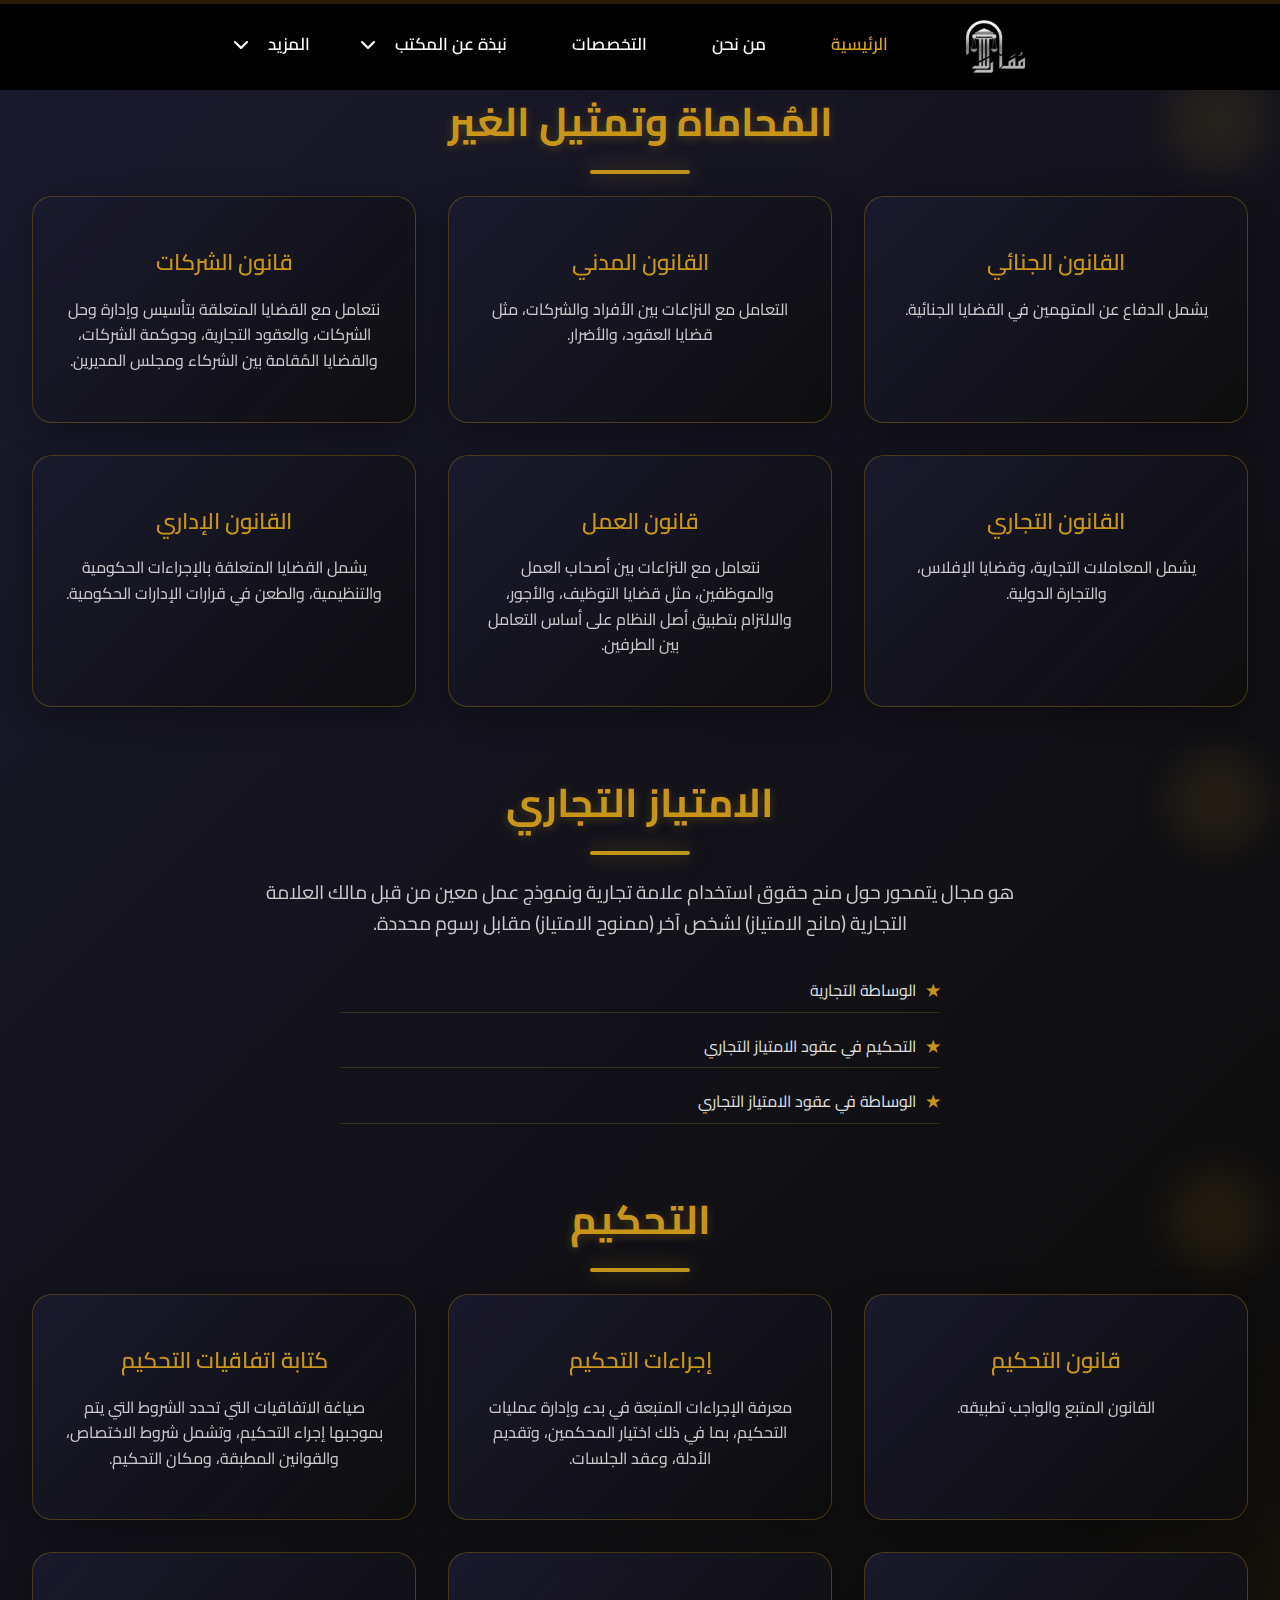
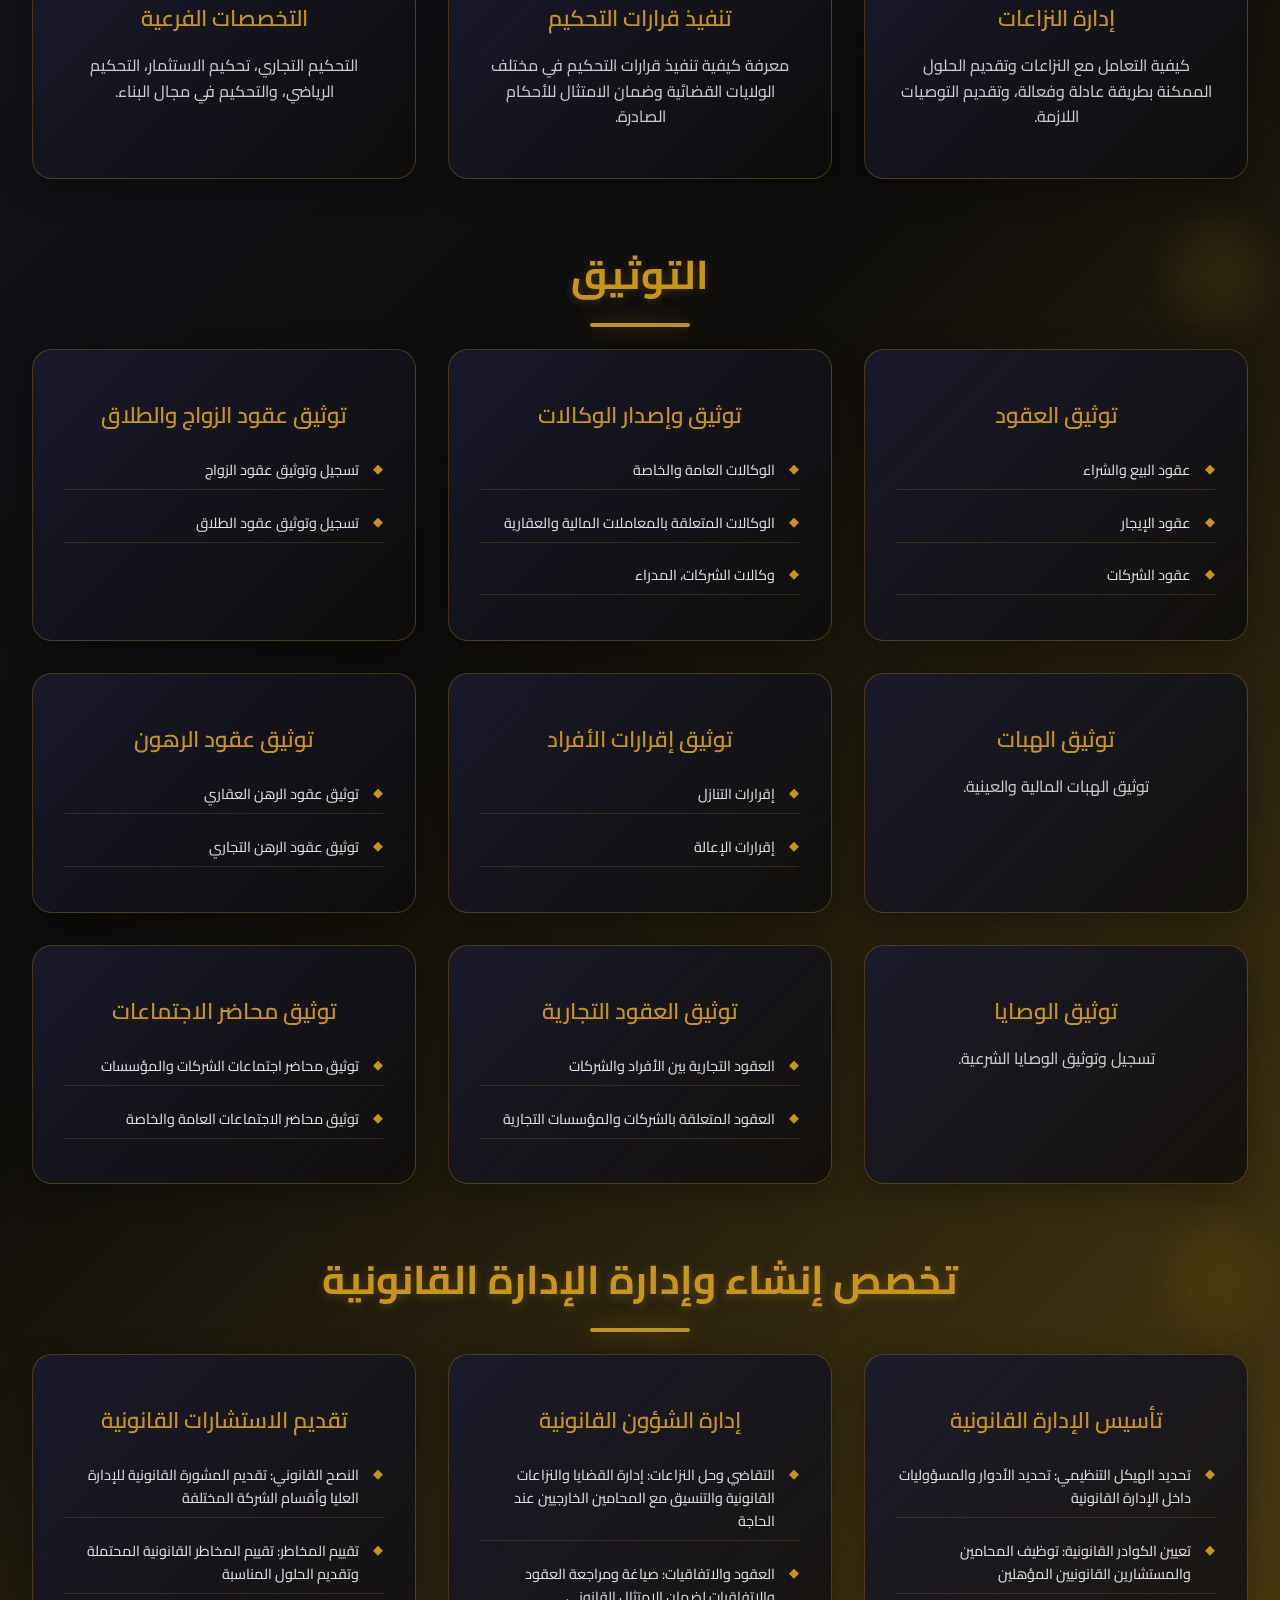
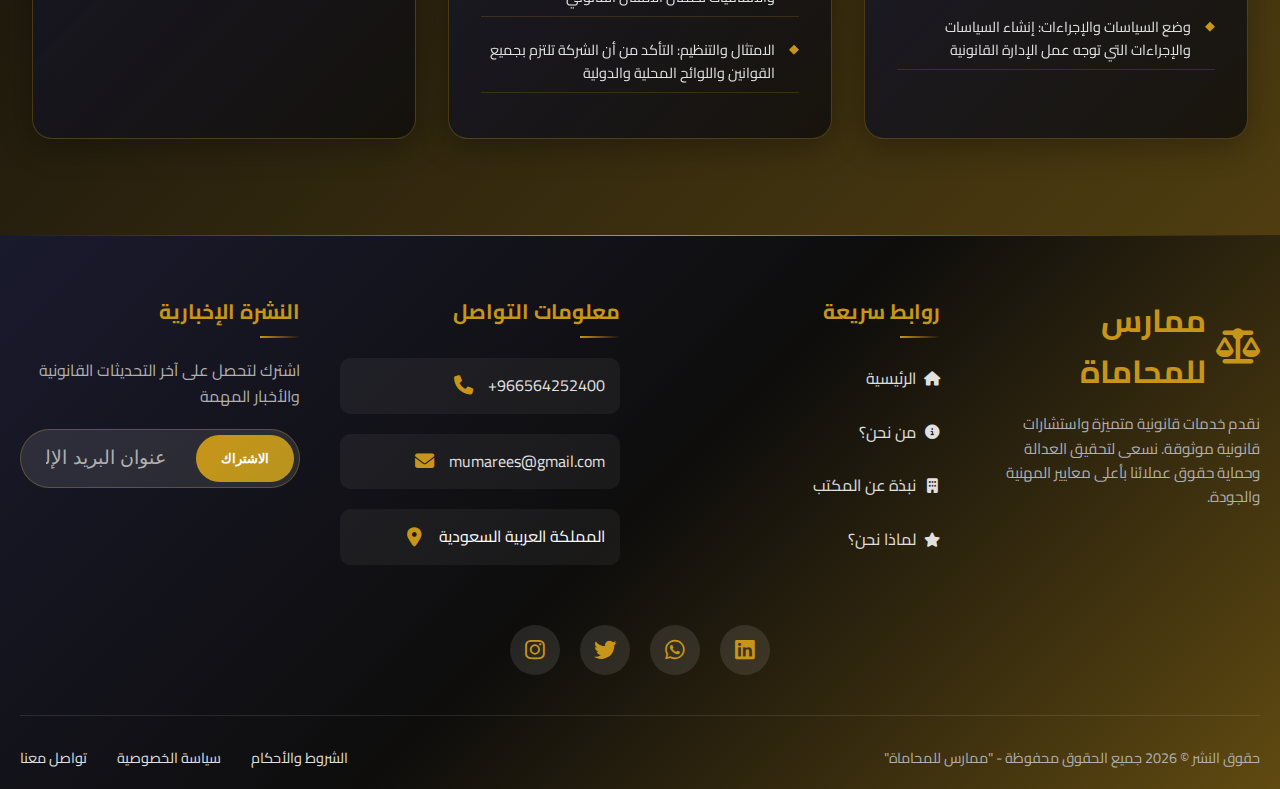
<file: specializations.html>
<!DOCTYPE html>
<html lang="ar" dir="rtl">

<head>
    <meta charset="UTF-8">
    <meta name="viewport" content="width=device-width, initial-scale=1.0">
    <title>التخصصات - ممارس للمحاماة</title>
    <link rel="preconnect" href="https://fonts.googleapis.com">
    <link rel="preconnect" href="https://fonts.gstatic.com" crossorigin>
    <link href="https://fonts.googleapis.com/css2?family=Cairo:wght@200..1000&display=swap" rel="stylesheet">
    <link rel="stylesheet" href="https://cdnjs.cloudflare.com/ajax/libs/font-awesome/6.6.0/css/all.min.css">
    <script src="https://cdn.lordicon.com/lordicon.js"></script>

    <!-- ========= Custom css link ========= -->
    <link rel="stylesheet" href="assets/css/style.css">
    <style>
        * {
            margin: 0;
            padding: 0;
            box-sizing: border-box;
        }

        body {
            font-family: 'Cairo', sans-serif;
            background: linear-gradient(135deg, #1a1a2e 0%, #0e0d0c 50%, #604a11 100%);
            color: #e0e0e0;
            line-height: 1.6;
            overflow-x: hidden;
        }

        header {
            background-color: #000000f7;
            height: 90px;
        }

        /* Main Specializations Section */
        .specializations {
            padding: 2rem;
            max-width: 1400px;
            margin: auto;
            padding-top: 4rem;
        }

        .section-specializations {
            margin-bottom: 4rem;
            position: relative;
        }

        .section-specializations::before {
            content: '';
            position: absolute;
            top: -20px;
            right: -20px;
            width: 100px;
            height: 100px;
            background: linear-gradient(45deg, #C79518, #b8941f);
            opacity: 0.1;
            border-radius: 50%;
            filter: blur(20px);
        }

        .section-specializations h2 {
            font-size: 2.5rem;
            color: #C79518;
            margin-bottom: 2rem;
            text-align: center;
            position: relative;
            border-bottom: none;
            font-weight: 700;
            text-shadow: 0 2px 10px rgba(199, 149, 24, 0.3);
        }

        .section-specializations h2::after {
            content: '';
            position: absolute;
            bottom: -10px;
            left: 50%;
            transform: translateX(-50%);
            width: 100px;
            height: 4px;
            background: linear-gradient(90deg, #C79518, #b8941f);
            border-radius: 2px;
            box-shadow: 0 0 20px rgba(199, 149, 24, 0.5);
        }

        .section-specializations>p {
            font-size: 1.2rem;
            color: #e0e0e0;
            text-align: center;
            margin-bottom: 2rem;
            max-width: 800px;
            margin-left: auto;
            margin-right: auto;
            opacity: 0.9;
        }

        .section-specializations>ul {
            list-style: none;
            max-width: 600px;
            margin: 0 auto 2rem;
        }

        .section-specializations>ul li {
            color: #e0e0e0;
            margin-bottom: 0.8rem;
            padding: 0.5rem 0;
            border-bottom: 1px solid rgba(199, 149, 24, 0.2);
            position: relative;
            padding-right: 1.5rem;
        }

        .section-specializations>ul li::before {
            content: '★';
            color: #C79518;
            font-weight: bold;
            position: absolute;
            right: 0;
            top: 0.5rem;
        }

        /* Grid Styles */
        .specializations-grid {
            display: grid;
            grid-template-columns: repeat(auto-fit, minmax(350px, 1fr));
            gap: 2rem;
            margin-top: 2rem;
        }

        .specializations-card {
            background: linear-gradient(135deg, rgba(26, 26, 46, 0.9), rgba(14, 13, 12, 0.8));
            border: 1px solid rgba(199, 149, 24, 0.3);
            border-radius: 20px;
            padding: 2rem;
            text-align: center;
            transition: all 0.4s cubic-bezier(0.4, 0, 0.2, 1);
            position: relative;
            overflow: hidden;
            backdrop-filter: blur(10px);
            box-shadow: 0 8px 32px rgba(0, 0, 0, 0.3);
        }

        .specializations-card::before {
            content: '';
            position: absolute;
            top: 0;
            left: -100%;
            width: 100%;
            height: 100%;
            background: linear-gradient(90deg, transparent, rgba(199, 149, 24, 0.1), transparent);
            transition: left 0.5s;
        }

        .specializations-card:hover::before {
            left: 100%;
        }

        .specializations-card:hover {
            transform: translateY(-10px) scale(1.02);
            border-color: #C79518;
            box-shadow: 0 20px 40px rgba(199, 149, 24, 0.2), 0 0 30px rgba(199, 149, 24, 0.1);
        }

        .specializations-card h3 {
            font-size: 1.4rem;
            color: #C79518;
            margin: 1rem 0;
            font-weight: 600;
            position: relative;
            z-index: 2;
        }

        .specializations-card p {
            font-size: 1rem;
            color: #e0e0e0;
            opacity: 0.9;
            margin-bottom: 1rem;
            position: relative;
            z-index: 2;
        }

        .specializations-card ul {
            list-style: none;
            text-align: right;
            position: relative;
            z-index: 2;
        }

        .specializations-card ul li {
            color: #e0e0e0;
            margin-bottom: 0.8rem;
            padding: 0.5rem 0;
            border-bottom: 1px solid rgba(199, 149, 24, 0.2);
            position: relative;
            padding-right: 1.5rem;
            transition: all 0.3s ease;
        }

        .specializations-card ul li:hover {
            color: #C79518;
            padding-right: 2rem;
        }

        .specializations-card ul li::before {
            content: '◆';
            color: #C79518;
            font-size: 0.8rem;
            position: absolute;
            right: 0;
            top: 0.5rem;
            transition: all 0.3s ease;
        }

        .specializations-card ul li:hover::before {
            transform: scale(1.2);
        }

        /* Lord Icon Styling */
        .specializations-card lord-icon {
            filter: drop-shadow(0 4px 8px rgba(199, 149, 24, 0.3));
            transition: transform 0.3s ease;
        }

        .specializations-card:hover lord-icon {
            transform: scale(1.05);
        }



        @keyframes pulse {
            0% {
                transform: scale(1);
            }

            50% {
                transform: scale(1.05);
            }

            100% {
                transform: scale(1);
            }
        }

        /* Responsive Design */
        @media (max-width: 768px) {
            .navbar {
                flex-direction: column;
                gap: 1rem;
                padding: 1rem;
            }

            .nav-menu {
                flex-direction: column;
                gap: 1rem;
                text-align: center;
            }

            .specializations {
                padding: 1rem;
            }

            .section-specializations h2 {
                font-size: 2rem;
            }

            .specializations-grid {
                grid-template-columns: 1fr;
                gap: 1.5rem;
            }

            .specializations-card {
                padding: 1.5rem;
            }
        }

        @media (max-width: 480px) {
            .specializations-card lord-icon {
                width: 200px !important;
                height: 70px !important;
            }
        }

        /* Animations */
        @keyframes fadeInUp {
            from {
                opacity: 0;
                transform: translateY(30px);
            }

            to {
                opacity: 1;
                transform: translateY(0);
            }
        }

        .specializations-card {
            animation: fadeInUp 0.6s ease forwards;
        }

        .specializations-card:nth-child(2) {
            animation-delay: 0.1s;
        }

        .specializations-card:nth-child(3) {
            animation-delay: 0.2s;
        }

        .specializations-card:nth-child(4) {
            animation-delay: 0.3s;
        }

        .specializations-card:nth-child(5) {
            animation-delay: 0.4s;
        }

        .specializations-card:nth-child(6) {
            animation-delay: 0.5s;
        }

        /* Scroll Indicator */
        .scroll-indicator {
            position: fixed;
            top: 0;
            left: 0;
            width: 100%;
            height: 4px;
            background: rgba(199, 149, 24, 0.2);
            z-index: 9999;
        }

        .scroll-progress {
            height: 100%;
            background: linear-gradient(90deg, #C79518, #b8941f);
            width: 0%;
            transition: width 0.3s ease;
        }
    </style>
</head>

<body>
    <div class="scroll-indicator">
        <div class="scroll-progress" id="scroll-progress"></div>
    </div>

    <div class="whatsapp-btn-container">
        <a class="whatsapp-btn" href="https://wa.me//966564252400"><i class="fab fa-whatsapp" style="    bottom: 13px;
"></i></a>
    </div>

    <header>
        <nav class="navbar">
            <div class="nav_toggle" id="nav-toggle">
                <i class="fa-solid fa-bars nav_burger"></i>
                <i class="fa-regular fa-circle-xmark nav_close"></i>
            </div>
            <div class="logo">
                <a href="index.html">
                    <img class="logo-imag" src="assets/images/logo-white.png" alt="logo-page">
                </a>
            </div>
            <div class="nav-menu" id="nav-menu">
                <ul class="nav-list">
                    <li><a href="index.html" class="active">الرئيسية</a></li>
                    <li><a href="index.html#new-section">من نحن</a></li>
                    <li><a href="specializations.html">التخصصات</a></li>
                    <li><a href="#" class="dropdown">نبذة عن المكتب</a>
                        <ul>
                            <li><a href="index.html#overview">نظرة عامة</a></li>
                        </ul><i class="fa-solid fa-chevron-down"></i>
                    </li>
                    <li><a href="#" class="dropdown">المزيد</a>
                        <ul>
                            <li><a href="index.html#work-team">فريق العمل</a></li>
                            <li><a href="index.html#customer-reviews">رأي العملاء</a></li>
                            <li><a href="index.html#contact-us">تواصل معنا</a></li>
                        </ul><i class="fa-solid fa-chevron-down"></i>
                    </li>
                </ul>
            </div>
            <div class="icons">
                <a href="https://wa.me//966564252400" target="_blank"><i class="fab fa-whatsapp"></i></a>
                <a href="tel:+966564252400"><i class="fas fa-phone-alt"></i></a>
                <a href="mailto:mumarees@gmail.com"><i class="fas fa-envelope"></i></a>
            </div>
        </nav>
    </header>

    <section class="specializations" id="specializations">
        <div class="section-specializations">
            <h2>المُحاماة وتمثيل الغير</h2>
            <div class="specializations-grid">
                <div class="specializations-card">
                    <lord-icon src="https://cdn.lordicon.com/ziynmnyj.json" trigger="loop" delay="2000"
                        colors="primary:#C79518,secondary:#b8941f" style="width:250px;height:90px">
                    </lord-icon>
                    <h3>القانون الجنائي</h3>
                    <p>يشمل الدفاع عن المتهمين في القضايا الجنائية.</p>
                </div>
                <div class="specializations-card">
                    <lord-icon src="https://cdn.lordicon.com/qzafhsli.json" trigger="loop" delay="1500"
                        state="in-reveal" colors="primary:#C79518,secondary:#b8941f" style="width:250px;height:90px">
                    </lord-icon>
                    <h3>القانون المدني</h3>
                    <p>التعامل مع النزاعات بين الأفراد والشركات، مثل قضايا العقود، والأضرار.</p>
                </div>
                <div class="specializations-card">
                    <lord-icon src="https://cdn.lordicon.com/kxockqqi.json" trigger="loop" delay="2000"
                        colors="primary:#C79518,secondary:#b8941f" style="width:250px;height:90px">
                    </lord-icon>
                    <h3>قانون الشركات</h3>
                    <p>نتعامل مع القضايا المتعلقة بتأسيس وإدارة وحل الشركات، والعقود التجارية، وحوكمة الشركات، والقضايا
                        المُقامة بين الشركاء ومجلس المديرين.</p>
                </div>
                <div class="specializations-card">
                    <lord-icon src="https://cdn.lordicon.com/vistbkts.json" trigger="loop" delay="2000"
                        colors="primary:#C79518,secondary:#b8941f" style="width:250px;height:90px">
                    </lord-icon>
                    <h3>القانون التجاري</h3>
                    <p>يشمل المعاملات التجارية، وقضايا الإفلاس، والتجارة الدولية.</p>
                </div>
                <div class="specializations-card">
                    <lord-icon src="https://cdn.lordicon.com/qmsejndz.json" trigger="loop" delay="2000"
                        colors="primary:#C79518,secondary:#b8941f" style="width:250px;height:90px">
                    </lord-icon>
                    <h3>قانون العمل</h3>
                    <p>نتعامل مع النزاعات بين أصحاب العمل والموظفين، مثل قضايا التوظيف، والأجور، والالتزام بتطبيق أصل
                        النظام على أساس التعامل بين الطرفين.</p>
                </div>
                <div class="specializations-card">
                    <lord-icon src="https://cdn.lordicon.com/bjbmvfnr.json" trigger="loop" delay="2000"
                        colors="primary:#C79518,secondary:#b8941f" style="width:250px;height:90px">
                    </lord-icon>
                    <h3>القانون الإداري</h3>
                    <p>يشمل القضايا المتعلقة بالإجراءات الحكومية والتنظيمية، والطعن في قرارات الإدارات الحكومية.</p>
                </div>
            </div>
        </div>

        <div class="section-specializations">
            <h2>الامتياز التجاري</h2>
            <p>هو مجال يتمحور حول منح حقوق استخدام علامة تجارية ونموذج عمل معين من قبل مالك العلامة التجارية (مانح
                الامتياز) لشخص آخر (ممنوح الامتياز) مقابل رسوم محددة.</p>
            <ul>
                <li>الوساطة التجارية</li>
                <li>التحكيم في عقود الامتياز التجاري</li>
                <li>الوساطة في عقود الامتياز التجاري</li>
            </ul>
        </div>

        <div class="section-specializations">
            <h2>التحكيم</h2>
            <div class="specializations-grid">
                <div class="specializations-card">
                    <lord-icon src="https://cdn.lordicon.com/vistbkts.json" trigger="loop" delay="2000"
                        colors="primary:#C79518,secondary:#b8941f" style="width:250px;height:90px">
                    </lord-icon>
                    <h3>قانون التحكيم</h3>
                    <p>القانون المتبع والواجب تطبيقه.</p>
                </div>
                <div class="specializations-card">
                    <lord-icon src="https://cdn.lordicon.com/ozmbktct.json" trigger="hover"
                        colors="primary:#C79518,secondary:#b8941f" style="width:250px;height:90px">
                    </lord-icon>
                    <h3>إجراءات التحكيم</h3>
                    <p>معرفة الإجراءات المتبعة في بدء وإدارة عمليات التحكيم، بما في ذلك اختيار المحكمين، وتقديم الأدلة،
                        وعقد الجلسات.</p>
                </div>
                <div class="specializations-card">
                    <lord-icon src="https://cdn.lordicon.com/lenjvibx.json" trigger="loop" delay="2000"
                        colors="primary:#C79518,secondary:#b8941f" style="width:250px;height:90px">
                    </lord-icon>
                    <h3>كتابة اتفاقيات التحكيم</h3>
                    <p>صياغة الاتفاقيات التي تحدد الشروط التي يتم بموجبها إجراء التحكيم، وتشمل شروط الاختصاص، والقوانين
                        المطبقة، ومكان التحكيم.</p>
                </div>
                <div class="specializations-card">
                    <lord-icon src="https://cdn.lordicon.com/kndkiwmf.json" trigger="loop" delay="2000"
                        colors="primary:#C79518,secondary:#b8941f" style="width:250px;height:90px">
                    </lord-icon>
                    <h3>إدارة النزاعات</h3>
                    <p>كيفية التعامل مع النزاعات وتقديم الحلول الممكنة بطريقة عادلة وفعالة، وتقديم التوصيات اللازمة.</p>
                </div>
                <div class="specializations-card">
                    <lord-icon src="https://cdn.lordicon.com/abwrkdvl.json" trigger="loop" delay="2000"
                        colors="primary:#C79518,secondary:#b8941f" style="width:250px;height:90px">
                    </lord-icon>
                    <h3>تنفيذ قرارات التحكيم</h3>
                    <p>معرفة كيفية تنفيذ قرارات التحكيم في مختلف الولايات القضائية وضمان الامتثال للأحكام الصادرة.</p>
                </div>
                <div class="specializations-card">
                    <lord-icon src="https://cdn.lordicon.com/uecgmesg.json" trigger="loop" delay="2000"
                        colors="primary:#C79518,secondary:#b8941f" style="width:250px;height:90px">
                    </lord-icon>
                    <h3>التخصصات الفرعية</h3>
                    <p>التحكيم التجاري، تحكيم الاستثمار، التحكيم الرياضي، والتحكيم في مجال البناء.</p>
                </div>
            </div>
        </div>

        <div class="section-specializations">
            <h2>التوثيق</h2>
            <div class="specializations-grid">
                <div class="specializations-card">
                    <lord-icon src="https://cdn.lordicon.com/ghhwiltn.json" trigger="loop" delay="2000"
                        colors="primary:#C79518,secondary:#b8941f" style="width:250px;height:90px">
                    </lord-icon>
                    <h3>توثيق العقود</h3>
                    <ul>
                        <li>عقود البيع والشراء</li>
                        <li>عقود الإيجار</li>
                        <li>عقود الشركات</li>
                    </ul>
                </div>
                <div class="specializations-card">
                    <lord-icon src="https://cdn.lordicon.com/vcuhguff.json" trigger="loop" delay="2000"
                        colors="primary:#C79518,secondary:#b8941f" style="width:250px;height:90px">
                    </lord-icon>
                    <h3>توثيق وإصدار الوكالات</h3>
                    <ul>
                        <li>الوكالات العامة والخاصة</li>
                        <li>الوكالات المتعلقة بالمعاملات المالية والعقارية</li>
                        <li>وكالات الشركات، المدراء</li>
                    </ul>
                </div>
                <div class="specializations-card">
                    <lord-icon src="https://cdn.lordicon.com/wuvorxbv.json" trigger="loop" delay="2000"
                        colors="primary:#C79518,secondary:#b8941f" style="width:250px;height:90px">
                    </lord-icon>
                    <h3>توثيق عقود الزواج والطلاق</h3>
                    <ul>
                        <li>تسجيل وتوثيق عقود الزواج</li>
                        <li>تسجيل وتوثيق عقود الطلاق</li>
                    </ul>
                </div>
                <div class="specializations-card">
                    <lord-icon src="https://cdn.lordicon.com/ofdfurqa.json" trigger="loop" delay="2000"
                        colors="primary:#C79518,secondary:#b8941f" style="width:250px;height:90px">
                    </lord-icon>
                    <h3>توثيق الهبات</h3>
                    <p>توثيق الهبات المالية والعينية.</p>
                </div>
                <div class="specializations-card">
                    <lord-icon src="https://cdn.lordicon.com/bgebyztw.json" trigger="loop" delay="2000"
                        colors="primary:#C79518,secondary:#b8941f" style="width:250px;height:90px">
                    </lord-icon>
                    <h3>توثيق إقرارات الأفراد</h3>
                    <ul>
                        <li>إقرارات التنازل</li>
                        <li>إقرارات الإعالة</li>
                    </ul>
                </div>
                <div class="specializations-card">
                    <lord-icon src="https://cdn.lordicon.com/ghhwiltn.json" trigger="loop" delay="2000"
                        colors="primary:#C79518,secondary:#b8941f" style="width:250px;height:90px">
                    </lord-icon>
                    <h3>توثيق عقود الرهون</h3>
                    <ul>
                        <li>توثيق عقود الرهن العقاري</li>
                        <li>توثيق عقود الرهن التجاري</li>
                    </ul>
                </div>
                <div class="specializations-card">
                    <lord-icon src="https://cdn.lordicon.com/lenjvibx.json" trigger="loop" delay="2000"
                        colors="primary:#C79518,secondary:#b8941f" style="width:250px;height:90px">
                    </lord-icon>
                    <h3>توثيق الوصايا</h3>
                    <p>تسجيل وتوثيق الوصايا الشرعية.</p>
                </div>
                <div class="specializations-card">
                    <lord-icon src="https://cdn.lordicon.com/wuvorxbv.json" trigger="loop" delay="2000"
                        colors="primary:#C79518,secondary:#b8941f" style="width:250px;height:90px">
                    </lord-icon>
                    <h3>توثيق العقود التجارية</h3>
                    <ul>
                        <li>العقود التجارية بين الأفراد والشركات</li>
                        <li>العقود المتعلقة بالشركات والمؤسسات التجارية</li>
                    </ul>
                </div>
                <div class="specializations-card">
                    <lord-icon src="https://cdn.lordicon.com/wzrwaorf.json" trigger="loop" delay="2000"
                        colors="primary:#C79518,secondary:#b8941f" style="width:250px;height:90px">
                    </lord-icon>
                    <h3>توثيق محاضر الاجتماعات</h3>
                    <ul>
                        <li>توثيق محاضر اجتماعات الشركات والمؤسسات</li>
                        <li>توثيق محاضر الاجتماعات العامة والخاصة</li>
                    </ul>
                </div>
            </div>
        </div>

        <div class="section-specializations">
            <h2>تخصص إنشاء وإدارة الإدارة القانونية</h2>
            <div class="specializations-grid">
                <div class="specializations-card">
                    <lord-icon src="https://cdn.lordicon.com/kxockqqi.json" trigger="loop" delay="2000"
                        colors="primary:#C79518,secondary:#b8941f" style="width:250px;height:90px">
                    </lord-icon>
                    <h3>تأسيس الإدارة القانونية</h3>
                    <ul>
                        <li>تحديد الهيكل التنظيمي: تحديد الأدوار والمسؤوليات داخل الإدارة القانونية</li>
                        <li>تعيين الكوادر القانونية: توظيف المحامين والمستشارين القانونيين المؤهلين</li>
                        <li>وضع السياسات والإجراءات: إنشاء السياسات والإجراءات التي توجه عمل الإدارة القانونية</li>
                    </ul>
                </div>
                <div class="specializations-card">
                    <lord-icon src="https://cdn.lordicon.com/qmsejndz.json" trigger="loop" delay="2000"
                        colors="primary:#C79518,secondary:#b8941f" style="width:250px;height:90px">
                    </lord-icon>
                    <h3>إدارة الشؤون القانونية</h3>
                    <ul>
                        <li>التقاضي وحل النزاعات: إدارة القضايا والنزاعات القانونية والتنسيق مع المحامين الخارجيين عند
                            الحاجة</li>
                        <li>العقود والاتفاقيات: صياغة ومراجعة العقود والاتفاقيات لضمان الامتثال القانوني</li>
                        <li>الامتثال والتنظيم: التأكد من أن الشركة تلتزم بجميع القوانين واللوائح المحلية والدولية</li>
                    </ul>
                </div>
                <div class="specializations-card">
                    <lord-icon src="https://cdn.lordicon.com/lenjvibx.json" trigger="loop" delay="2000"
                        colors="primary:#C79518,secondary:#b8941f" style="width:250px;height:90px">
                    </lord-icon>
                    <h3>تقديم الاستشارات القانونية</h3>
                    <ul>
                        <li>النصح القانوني: تقديم المشورة القانونية للإدارة العليا وأقسام الشركة المختلفة</li>
                        <li>تقييم المخاطر: تقييم المخاطر القانونية المحتملة وتقديم الحلول المناسبة</li>
                    </ul>
                </div>
            </div>
        </div>
    </section>

    <!-- Modern Footer -->
    <footer class="footer">
        <div class="footer-container">
            <div class="footer-main">
                <!-- Company Information -->
                <div class="footer-company">
                    <div class="footer-logo">
                        <i class="fas fa-balance-scale"></i>
                        ممارس للمحاماة
                    </div>
                    <p class="footer-description">
                        نقدم خدمات قانونية متميزة واستشارات قانونية موثوقة. نسعى لتحقيق العدالة وحماية حقوق عملائنا
                        بأعلى معايير المهنية والجودة.
                    </p>
                </div>
                <!-- Quick Links -->
                <div class="footer-section">
                    <h3>روابط سريعة</h3>
                    <ul class="footer-links">
                        <li><a href="index.html"><i class="fas fa-home"></i> الرئيسية</a></li>
                        <li><a href="index.html#new-section"><i class="fas fa-info-circle"></i> من نحن؟</a></li>
                        <li><a href="index.html#overview"><i class="fas fa-building"></i> نبذة عن المكتب</a></li>
                        <li><a href="index.html#service"><i class="fas fa-star"></i> لماذا نحن؟</a></li>
                    </ul>
                </div>

                <!-- Contact Information -->
                <div class="footer-section contact-info">
                    <h3>معلومات التواصل</h3>
                    <div class="contact-item">
                        <a href="tel:+966564252400">966564252400+</a>
                        <i class="fas fa-phone"></i>
                    </div>
                    <div class="contact-item">
                        <a href="mailto:mumarees@gmail.com">mumarees@gmail.com</a>
                        <i class="fas fa-envelope"></i>
                    </div>
                    <div class="contact-item">
                        <span>المملكة العربية السعودية</span>
                        <i class="fas fa-map-marker-alt"></i>
                    </div>
                </div>

                <!-- Newsletter -->
                <div class="footer-section newsletter">
                    <h3>النشرة الإخبارية</h3>
                    <p style="color: #b0b0b0; margin-bottom: 20px; text-align: right;">
                        اشترك لتحصل على آخر التحديثات القانونية والأخبار المهمة
                    </p>
                    <form class="newsletter-form">
                        <div class="newsletter-input">
                            <button type="submit" class="newsletter-btn">الاشتراك</button>
                            <input type="email" placeholder="عنوان البريد الإلكتروني" required>
                        </div>
                    </form>
                </div>
            </div>

            <!-- Social Media -->
            <div class="footer-social">
                <a href="https://www.linkedin.com/in/%D8%A7%D9%84%D8%A8%D8%B1%D8%A7%D8%A1-%D8%A8%D9%86-%D8%A8%D9%87%D8%AC%D8%AA-%D8%A7%D9%84%D8%B9%D9%85%D9%88%D8%AF%D9%89-6307591b0"
                    target="_blank" class="social-link">
                    <i class="fab fa-linkedin"></i>
                </a>
                <a href="https://wa.me//966564252400" target="_blank" class="social-link">
                    <i class="fab fa-whatsapp"></i>
                </a>
                <a href="#" class="social-link">
                    <i class="fab fa-twitter"></i>
                </a>
                <a href="#" class="social-link">
                    <i class="fab fa-instagram"></i>
                </a>
            </div>

            <!-- Footer Bottom -->
            <div class="footer-bottom">
                <div class="footer-copyright">
                    <p>حقوق النشر © 2026 جميع الحقوق محفوظة - "ممارس للمحاماة"</p>
                </div>
                <div class="footer-terms">
                    <a href="#">الشروط والأحكام</a>
                    <a href="#">سياسة الخصوصية</a>
                    <a href="index.html#contact-us">تواصل معنا</a>
                </div>
            </div>
        </div>
    </footer>

    <script>
        // Scroll progress indicator
        window.addEventListener('scroll', () => {
            const scrollTop = document.documentElement.scrollTop;
            const scrollHeight = document.documentElement.scrollHeight - document.documentElement.clientHeight;
            const scrollProgress = (scrollTop / scrollHeight) * 100;
            document.getElementById('scroll-progress').style.width = scrollProgress + '%';
        });

        // Smooth scroll behavior for navigation links
        document.querySelectorAll('a[href^="#"]').forEach(anchor => {
            anchor.addEventListener('click', function (e) {
                e.preventDefault();
                const target = document.querySelector(this.getAttribute('href'));
                if (target) {
                    target.scrollIntoView({
                        behavior: 'smooth',
                        block: 'start'
                    });
                }
            });
        });

        // Add parallax effect to lord icons
        window.addEventListener('scroll', () => {
            const scrolled = window.pageYOffset;
            const rate = scrolled * -0.5;

            document.querySelectorAll('lord-icon').forEach((icon, index) => {
                const offset = index * 0.1;
                icon.style.transform = `translateY(${rate * offset}px)`;
            });
        });

        // Intersection Observer for card animations
        const observerOptions = {
            threshold: 0.1,
            rootMargin: '0px 0px -50px 0px'
        };

        const observer = new IntersectionObserver((entries) => {
            entries.forEach(entry => {
                if (entry.isIntersecting) {
                    entry.target.style.animationPlayState = 'running';
                }
            });
        }, observerOptions);

        // Observe all specialization cards
        document.querySelectorAll('.specializations-card').forEach(card => {
            card.style.animationPlayState = 'paused';
            observer.observe(card);
        });

        // Add hover sound effect (optional)
        document.querySelectorAll('.specializations-card').forEach(card => {
            card.addEventListener('mouseenter', () => {
                card.style.transform = 'translateY(-10px) scale(1.02) rotateX(5deg)';
            });

            card.addEventListener('mouseleave', () => {
                card.style.transform = 'translateY(0) scale(1) rotateX(0deg)';
            });
        });

        // Mobile menu toggle (if needed)
        const navToggle = document.querySelector('.nav_toggle');
        const navMenu = document.querySelector('.nav-menu');

        if (navToggle) {
            navToggle.addEventListener('click', () => {
                navMenu.classList.toggle('show-menu');
            });
        }

        // Dynamic background particles effect
        function createParticle() {
            const particle = document.createElement('div');
            particle.style.cssText = `
                position: fixed;
                width: 4px;
                height: 4px;
                background: rgba(199, 149, 24, 0.3);
                border-radius: 50%;
                pointer-events: none;
                animation: float 6s linear infinite;
                z-index: -1;
            `;

            particle.style.left = Math.random() * 100 + 'vw';
            particle.style.animationDelay = Math.random() * 6 + 's';

            document.body.appendChild(particle);

            setTimeout(() => {
                particle.remove();
            }, 6000);
        }

        // Create particles periodically
        setInterval(createParticle, 300);

        // Add floating animation keyframes
        const style = document.createElement('style');
        style.textContent = `
            @keyframes float {
                0% {
                    transform: translateY(100vh) rotate(0deg);
                    opacity: 0;
                }
                10% {
                    opacity: 1;
                }
                90% {
                    opacity: 1;
                }
                100% {
                    transform: translateY(-10vh) rotate(360deg);
                    opacity: 0;
                }
            }
        `;
        document.head.appendChild(style);
    </script>
    <!-- ========= Custom Javascript link ========= -->
    <script src="assets/js/main.js"></script>
</body>

</html>
</file>
<file: assets/css/style.css>
/*-----------------------------------*\
 * #CUSTOM PROPERTY
\*-----------------------------------*/
:root {
    --ff-poppins: "Cairo", sans-serif;
    --translate: translate(-50%, -50%);
    --radius-15: 15px;
    --radius-25: 25px;
}
*,
*::before,
*::after {
    margin: 0;
    padding: 0;
    box-sizing: border-box;
}

li {
    list-style: none;
}

a {
    text-decoration: none;
}

button {
    cursor: pointer;
}

input {
    width: 100%;
}
::selection {
    background-color: #231F1E;
    color: #fff;
}
html {
    font-family: var(--ff-poppins);
    scroll-behavior: smooth;
}
        body {
            font-family: 'Cairo', sans-serif;
            background: linear-gradient(135deg, #1a1a2e 0%, #0e0d0c 50%, #604a11 100%);
            color: #e0e0e0;
            line-height: 1.6;
            overflow-x: hidden;
        }
/*-----------------------------------*\
 * #preloder
\*-----------------------------------*/

#preloder {
    background: #ffffff url("../images/law-loding.gif") no-repeat center center;
    background-size: 20%;
    height: 100vh;
    width: 100%;
    position: fixed;
    z-index: 9999999;
}
/*-----------------------------------*\
 * #HEADER
\*-----------------------------------*/
header {
    position: fixed;
    top: 0;
    left: 0;
    width: 100%;
    height: 90px;
    display: flex;
    align-items: center;
    justify-content: center;
    transition: all .2s ease-in;
    z-index: 1000;
}
header.sticky {
    background-color: #000000f7;
    height: 70px;
    transition: all .5s ease-in;
}
.navbar {
    display: flex;
    align-items: center;
}
.navbar ul {
    display: flex;
    gap: 40px;
    list-style: none;
}
.navbar ul i {

    color: #ffffff;
}
.navbar ul li {
    position: relative;
}
.show-icon .nav_burger {
    opacity: 0;
    transform: rotate(90deg);
}
.show-icon .nav_close {
    opacity: 1;
    transform: rotate(90deg);
}
.nav-menu.show-menu{
    opacity: 1;
    top: 3.5rem;
    pointer-events: initial;
}
.navbar ul li a {
    color: #ffffff;
    font-size: 22px;
    font-weight: 600;
    padding: 10px 15px;
    text-decoration: none;
}
.nav_toggle {
    color: #fff;
    position: relative;
    display: none;
}
.nav_burger,
.nav_close {
    position: absolute;
    font-size: 1.25rem;
    cursor: pointer;
    transition: opacity .1s, transform .4s;
    transition: all .4s;
}
.nav_close {
    opacity: 0;
}
.navbar ul li a:hover,

.navbar ul li a.active  {
    color: goldenrod;
}
.navbar ul li ul {
    display: none;
    position: absolute;
    border-radius: 5px;
    top: 100%;
    left: 0;
    background-color: #000000f7;
}
.navbar ul li ul li {
    padding: 10px;
}
.navbar ul li:hover ul {
    display: block;
}
.navbar ul li ul li a {
    padding: 10px 20px;
    white-space: nowrap;
}
.navbar .icons {
    display: flex;
    margin-right: 40px;
    gap: 20px;
}
.navbar .icons a {
    color: #fff;
    text-decoration: none;
}
.navbar .icons a:hover{
    color: goldenrod;
}
.navbar .icons a i {
    font-size: 20px;
}
nav .logo img {
    margin-top: 10px;
    width: 225px;
}
header.sticky .logo img{
    width: 195px;
}
.fa-bars {
    color: #fff;
    cursor: pointer;
}
.container-home {
    display: flex;
    flex-direction: column;
    align-items: center;
    justify-content: center;
    width: 100%;
    height: 100vh;
    box-sizing: border-box;
}
.home {
    text-align: center;
    color: #fff;
    padding: 20px;
}
h1 {
    margin-top: 60px;
    font-weight: 800;
    font-size: 55px;
    margin-bottom: 50px;
}
.title-section {
    text-align: justify;
    color: #cb930f;
    margin-top: 60px;
    font-weight: 800;
    font-size: 50px;
    margin-right: 20px;
    margin-bottom: 20px;
}
.text {
    background: linear-gradient(135deg, #DFAD1F 0%, #9aa40d 25%, #70540f 50%, #cb930f 75%, #b2b814 100%);
    background-size: 400%;
    -webkit-background-clip: text;
    -webkit-text-fill-color: transparent;
    animation: animate 10s linear infinite;
}
@keyframes animate {
    to {
        background-position: 400%;
    }
}
.btn {
    padding: 10px 20px;
    background-image: linear-gradient(62deg, #4d3e14 0%, #c79518 100%);
    color: #fff;
    font-size: 18px;
    text-decoration: none;
    border-radius: 5px;
    transition: all .4s;
}
.btn:hover {
    box-shadow: -1px 1px 42px 0px rgba(213,205,81,0.75);
}
/*-----------------------------------*\
 * #Mouse Button Styles
\*-----------------------------------*/
 .mouse-btn {
    position: absolute;
    bottom: 50px;
    left: 50%;
    transform: translateX(-50%);
    width: 40px;
    height: 80px;
    border: 3px solid #ffffff;
    border-radius: 20px;
    display: flex;
    cursor: pointer;
}
.mouse-scroll {
    display: block;
    width: 20px;
    height: 20px;
    background: linear-gradient(170deg, rgb(255, 255, 255), rgb(242, 243, 243));
    border-radius: 50%;
    margin: auto;
    animation: scrolling13 1.5s linear infinite;
}
@keyframes scrolling13 {
    0% {
        opacity: 0;
        transform: translateY(-20px);
    }
    100% {
        opacity: 1;
        transform: translateY(20px);
    }
} 
/*  =============== Background Image =============== */
.imag-home {
    position: absolute;
    width: 100%;
    height: 113%;
    z-index: -1;
    background: linear-gradient(0deg, rgba(0, 0, 0, 0.218) 0%, #000000 100%),
    url("../images/home.jpg") center/cover no-repeat;
}

/*-----------------------------------*\
 * #New Section Style
\*-----------------------------------*/
.new-section {
    padding: 50px 0 0 0;
    text-align: center;
    background: linear-gradient(90deg, #F5F5F5 31px, transparent 1px) 50%, linear-gradient(180deg, #F5F5F5 31px, #335DFF 1px) 50%;
    background-size: 32px 32px;
}
.new-section h3 {
    font-size: 18px;
    margin: 20px 0;
}
/* =============== start swiper =============== */
.swiper {
    width: 240px;
    height: 320px;
}
.swiper-card {
    margin-top: 15px;
}
.swiper-slide {
    display: flex;
    align-items: center;
    justify-content: center;
    border-radius: 18px;
    font-size: 22px;
    font-weight: bold;
    color: #fff;
  }
.swiper-slide img {
    width: 100%;
    height: 100%;
    object-fit: cover;
  }
  .swiper-slide:nth-child(1n) {
    display: flex;
  }

  /* =============== End swiper =============== */
  .furniture-section {
    display: flex;
    flex-direction: row-reverse;
    align-items: center;
    justify-content: space-between;
    padding: 20px 0;
    animation: all 300ms ease-in-out 300ms;
}
.images-container-mobile {
  display: grid;
  grid-template-columns: repeat(2, 1fr);
  gap: 50px 5px;
  max-width: 97%;
  width: 100%;
  display: none;
}
.images-container {
    display: grid;
    grid-template-columns: repeat(3, 1fr);
    align-content: center;
    gap: 10px;
    max-width: 50%;
    height: 800px;
    direction: ltr;
}
.images-container-mobile img {
    width: 119px;
    height: 175px;
    padding: 3px;
    border-radius: 10px;

    border: 1px solid #8d8888ae;
}
.images-container img {
    width: 187px;
    height: 266px;
    border-radius: 10px;
    padding: 3px;
    border: 1px solid #8d8888ae;
}
.imag3-mobile {
    position: relative;
    border-radius: 10px;
    top: 0px;
    animation: moveUpDown 4s  1.3s infinite alternate ease-in-out;
}
.imag1-mobile,
.imag4-mobile {
    border-radius: 10px;
    position: relative;
    bottom: 0px;
    animation: moveUpDown 4s .5s infinite alternate ease-in-out;
}
.imag2-mobile,
.imag5-mobile {
    border-radius: 10px;
    animation: moveUpDown 4s 2s  infinite alternate ease-in-out;
    animation-direction: alternate;
} 
.imag3 {
    position: relative;
    border-radius: 10px;
    top: 80px;
    animation: moveUpDown 4s infinite alternate ease-in-out;
}
.imag1,
.imag4 {
    border-radius: 10px;
    position: relative;
    bottom: 130px;
    animation: moveUpDown 4s 1s infinite alternate ease-in-out;
}
.imag2,
.imag5 {
    border-radius: 10px;
    animation: moveUpDown 4s 1s infinite alternate ease-in-out;
    animation-direction: alternate-reverse;
}
.loader {
    position: relative;
    bottom: 30px;
    width: 165px;
    height: 13px;
    border-radius: 10px;
    background: 
    linear-gradient(135deg, #1a1a2e 0%, #0e0d0c 50%, #604a11 100%);
    background-repeat: no-repeat; 
    -webkit-mask: radial-gradient(circle 5px, #0000 93%, #000) right / calc(200% + 20px) 100%;
    animation: l6 3s infinite linear;
}
.loader.one{
    right: 20px;
    width: 165px;
}
@keyframes l6 {
    0% {
        background-position: right;
        -webkit-mask-position: right;
    }
    50% {
        background-position: left;
        -webkit-mask-position: left;
    }
    95% {
        background-position: right;
        -webkit-mask-position: right;
    }
}
.text-container {   
    position: relative;
    bottom: 80px;
    max-width: 45%;
    padding: 30px;
    z-index: 2; 
}
.absolute {
    position: absolute;
    inset: 0;
    top: 20px !important;
    justify-content: center;
    display: inline-flex;
    flex-direction: row;
    z-index: -1; 
}
.justify-center {
    justify-content: center;
}
.be-shape1 {
    width: 400px;
    height: 400px;
    border-radius: 9999px;
    position: relative;
    animation: one 1.5s infinite;
}
.be-shape2 {
    width: 400px;
    height: 400px;
    border-radius: 9999px;
    position: relative;
    animation: two 2.5s infinite;
}
@keyframes two {
    0% {left: 0px; top: 0px;}
    25% {left: 50px; top: 10px;}
    50% {left: 100px; top: 50px;}
    75% {left: 50px; top: 100px;}
    100% {left: 0px; top: 0px;}
}
.opacity-50 {
    opacity: .6;
}
.bg-blur {
    filter: blur(90px);
}
.bg-primary {
    background-color: #d3a987;
}
.bg-teal {
    background-color: #bd7336c9;
}
.bg-purple {
    background-color: #957a63;
}
.text-container h2 {
    text-align: right;
    font-size: 40px;
    color: #231F1E;
    margin-right: 20px;
    margin-bottom: 20px;
    line-height: 1.5;
}
.text-container .button {
    margin-left: 120px;
}
.text-container .button a {
    margin: 5px ;
}
.text-container p {
    font-size: 16px;
    color: #231f1ecd;
    text-align: justify;
    margin-right: 20px;
    margin-bottom: 30px;
}
.shop-now {
    display: inline-block;
    padding: 10px 20px;
    background-color: #333;
    color: #fff;
    margin: 0 10px;
    text-decoration: none;
    border-radius: 5px;
    transition: all .4s;
}
.shop-now:hover {
    background-color: #555;
}
@keyframes moveUpDown {
    0% {
        transform: translateY(0);
    }
    100% {
        transform: translateY(-20px);
    }
}
/*-----------------------------------*\
 * #popup
\*-----------------------------------*/
.popup {
    position: absolute;
    top: -100%;
    left: 50%;
    transform: translate(-50%, -50%);
    z-index: 1000;
    background-color: aliceblue;
    width: 80%;
    max-width: 470px;
    border-radius: 10px;
    padding: 20px;
    margin: 15px 0;
    opacity: 0;
    box-shadow: 0 2px 5px 5px rgb(0, 0, 0, .1);
    margin-top: -655px;
    transition: all .9s ease-in-out 100ms;
}
.popup .button {
    cursor: pointer;
    border: none;
    background-image: linear-gradient(135deg, #1a1a2e 0%, #0e0d0c 50%, #604a11 100%);
    color: #fff;
    font-size: 25px;
    width: 30px;
    aspect-ratio: 1 / 1;
    border-radius: 50%;
}
.active-popup .furniture-section {
    filter: blur(5px);
    background: rgba(0 , 0, 0, 0.08) ;
    animation: filter 0ms ease-in-out 0ms;
}
.active-popup  {
    height: 100vh;
    overflow: hidden;
}
body.active-popup .popup {
    position: fixed;
    top: 56%;
    opacity: 1;
    height: 530px;
    overflow: auto; /* لسه محتاج اسكرول لو المحتوى أطول */
    margin-top: 0px;
    transition: top 0.5s ease-in-out, opacity 0.5s ease-in-out;

    /* إخفاء الاسكرول */
    scrollbar-width: none; /* Firefox */
    -ms-overflow-style: none; /* Internet Explorer و Edge القديم */
}

body.active-popup .popup::-webkit-scrollbar {
    display: none; /* Chrome, Safari */
}

.description h3{
    color: #000;
}
.description h3,
.available-services h4 {
    text-decoration: underline;
}
.available-services p {
    color: #000;
}
.offices-categories ul,
.available-services p {
    text-align: justify;
}
.available-services {
    margin-top: 40px;
}
.offices-categories ul li {
    color: #000000;
}
.offices-categories ul li span,
.available-services p  span{
    color: goldenrod;
    font-weight: bold;
}
.actions {
    margin-top: 10px;
}
/*-----------------------------------*\
 * #Client-wrap
\*-----------------------------------*/
.client-wrap {
    width: 95%;
    height: auto;
    text-align: center;
    display: grid;
    place-items: center;
    gap: 20px;
    margin-bottom: 100px;
}
.client-wrap h1 {
    font-size: 35px;
    color: #555;
}
.client-in {
    width: 104%;
    height: auto;
    margin: auto;
    display: flex;
    justify-content: flex-end;
    
}
.client-in ul li {
    display: inline-block;
    width: 165px;
    height: 125px;
    border-radius: 5px;
    position: relative;
    overflow:hidden ;
    background: #fcfcfc;
    cursor: pointer;
    margin: 10px;
    box-shadow: 0px 0px 33px -3px #6c615e75;
    transition: .5s;
}
.client-in ul li img {
    width: 150px;
    height: 100%;
    padding: 10px;
}
.client-in ul li img:nth-child(1){
    transform: translateY(0);
    transition: .5s;
}
.client-in ul li img:nth-child(2){
    transform: translateY(0);
    transition: .5s;
}
.client-in ul li:hover img:nth-child(1){
    transform: translateY(-100%);
    transition: .5s;
}
.client-in ul li:hover img:nth-child(2){
    transform: translateY(-110%);
    transition: .5s;
}

        /*-----------------------------------*\
         * #Modern Overview Section
        \*-----------------------------------*/
        #overview {
            position: relative;
            overflow: hidden;
        }

        #overview::before {
            content: '';
            position: absolute;
            top: 0;
            left: 0;
            right: 0;
            bottom: 0;
            background: 
                radial-gradient(circle at 20% 50%, rgba(199, 149, 24, 0.03) 0%, transparent 50%),
                radial-gradient(circle at 80% 20%, rgba(96, 74, 17, 0.05) 0%, transparent 50%);
            pointer-events: none;
        }

        .row {
            width: 100%;
            max-width: 1400px;
            margin: 0 auto;
            display: grid;
            grid-template-columns: 1fr 1fr;
            grid-gap: 80px;
            align-items: center;
            padding: 4rem 20px;
            position: relative;
            z-index: 1;
        }

        .contentWrapper {
            display: flex;
            align-items: center;
            justify-content: center;
        }

        .content {
            width: 100%;
            display: flex;
            flex-direction: column;
            justify-content: center;
            align-items: flex-start;
            text-align: right;
            padding-right: 30px;
            position: relative;
        }

        .content::before {
            content: '';
            position: absolute;
            top: -20px;
            right: -20px;
            width: 100px;
            height: 100px;
            background: linear-gradient(135deg, rgba(199, 149, 24, 0.1), rgba(96, 74, 17, 0.1));
            border-radius: 50%;
            z-index: -1;
        }

        .content h1,
        .h-titile{
            font-size: 3.5rem;
            font-weight: 900;
            background: linear-gradient(135deg, #C79518, #604a11);
            background-clip: text;
            -webkit-background-clip: text;
            -webkit-text-fill-color: transparent;
            margin-bottom: 20px;
            position: relative;
            text-shadow: 0 4px 8px rgba(199, 149, 24, 0.2);
        }

        .loader {
            width: 180px;
            height: 6px;
            background: linear-gradient(90deg, #C79518 0%, #604a11 50%, #C79518 100%);
            border-radius: 10px;
            position: relative;
            overflow: hidden;
            box-shadow: 0 2px 8px rgba(199, 149, 24, 0.3);
                margin-top: 45px;

        }

        .loader::before {
            content: '';
            position: absolute;
            top: 0;
            left: -100%;
            width: 100%;
            height: 100%;
            background: linear-gradient(90deg, transparent, rgba(255,255,255,0.8), transparent);
            animation: shimmer 2.5s infinite ease-in-out;
        }

        .loader::after {
            content: '';
            position: absolute;
            top: 50%;
            left: 50%;
            transform: translate(-50%, -50%);
            width: 12px;
            height: 12px;
            background: #C79518;
            border-radius: 50%;
            animation: pulse 2s infinite ease-in-out;
        }

        @keyframes shimmer {
            0% { left: -100%; }
            100% { left: 100%; }
        }

        @keyframes pulse {
            0%, 100% { 
                opacity: 0.5;
                transform: translate(-50%, -50%) scale(0.8);
            }
            50% { 
                opacity: 1;
                transform: translate(-50%, -50%) scale(1.2);
            }
        }

        .content h2 {
            font-size: 2.2rem;
            font-weight: 700;
            color: #2c3e50;
            margin: 0 0 25px 0;
            line-height: 1.4;
            position: relative;
            padding-bottom: 15px;
        }

        .content h2::after {
            content: '';
            position: absolute;
            bottom: 0;
            right: 0;
            width: 60px;
            height: 3px;
            background: linear-gradient(90deg, #C79518, transparent);
            border-radius: 2px;
        }

        .content p {
            font-size: 1.2rem;
            color: #5a6c7d;
            line-height: 1.9;
            margin-bottom: 35px;
            text-align: justify;
            text-justify: inter-word;
            position: relative;
            padding: 20px 0;
        }

        .content p::before {
            content: '"';
            position: absolute;
            top: -10px;
            right: -15px;
            font-size: 4rem;
            color: rgba(199, 149, 24, 0.2);
            font-family: serif;
            line-height: 1;
        }

        .shop-now {
            display: inline-flex;
            align-items: center;
            gap: 15px;
            background: linear-gradient(135deg, #C79518 0%, #604a11 50%, #C79518 100%);
            color: white;
            padding: 12px 35px;
            border-radius: 50px;
            text-decoration: none;
            font-weight: 700;
            font-size: 1.1rem;
            transition: all 0.4s cubic-bezier(0.175, 0.885, 0.32, 1.275);
            border: 3px solid transparent;
            box-shadow: 
                0 8px 25px rgba(199, 149, 24, 0.3),
                inset 0 1px 0 rgba(255, 255, 255, 0.2);
            position: relative;
            overflow: hidden;
        }

        .shop-now::before {
            content: '';
            position: absolute;
            top: 0;
            left: -100%;
            width: 100%;
            height: 100%;
            background: linear-gradient(90deg, transparent, rgba(255,255,255,0.2), transparent);
            transition: left 0.5s ease;
        }

        .shop-now:hover::before {
            left: 100%;
        }

        .shop-now:hover {
            background: linear-gradient(135deg, #604a11 0%, #C79518 50%, #604a11 100%);
            transform: translateY(-3px) scale(1.02);
            box-shadow: 
                0 15px 40px rgba(199, 149, 24, 0.4),
                inset 0 1px 0 rgba(255, 255, 255, 0.3);
            border-color: rgba(199, 149, 24, 0.5);
        }

        .shop-now i {
            font-size: 1.1rem;
            transition: all 0.3s ease;
            position: relative;
            z-index: 1;
        }

        .shop-now:hover i {
            transform: translateX(-5px);
            animation: arrowBounce 0.6s ease infinite alternate;
        }

        @keyframes arrowBounce {
            0% { transform: translateX(-5px); }
            100% { transform: translateX(-8px); }
        }

        .imgWrapper {
            position: relative;
            margin-top: 30px;
            margin-left: 50px;
            overflow: hidden;
            border-radius: 25px;
            background: linear-gradient(135deg, #C79518, #604a11);
            padding: 6px;
            box-shadow: 
                0 20px 50px rgba(199, 149, 24, 0.25),
                0 10px 25px rgba(0, 0, 0, 0.1);
            transition: all 0.4s cubic-bezier(0.175, 0.885, 0.32, 1.275);
        }

        .imgWrapper::before {
            content: '';
            position: absolute;
            top: 0;
            left: 0;
            right: 0;
            bottom: 0;
            background: linear-gradient(
                135deg,
                rgba(199, 149, 24, 0.1) 0%,
                transparent 50%,
                rgba(96, 74, 17, 0.1) 100%
            );
            border-radius: 20px;
            z-index: 2;
            opacity: 0;
            transition: opacity 0.4s ease;
        }

        .imgWrapper::after {
            content: '';
            position: absolute;
            top: 50%;
            left: 50%;
            transform: translate(-50%, -50%);
            width: 60px;
            height: 60px;
            background: rgba(199, 149, 24, 0.9);
            border-radius: 50%;
            display: flex;
            align-items: center;
            justify-content: center;
            font-family: 'Font Awesome 6 Free';
            font-weight: 900;
            content: '\f065';
            color: white;
            font-size: 20px;
            opacity: 0;
            transform: translate(-50%, -50%) scale(0);
            transition: all 0.4s cubic-bezier(0.175, 0.885, 0.32, 1.275);
            z-index: 3;
        }

        .imgWrapper:hover {
            transform: translateY(-10px) scale(1.02);
            box-shadow: 
                0 30px 70px rgba(199, 149, 24, 0.3),
                0 15px 35px rgba(0, 0, 0, 0.15);
        }

        .imgWrapper:hover::before {
            opacity: 1;
        }

        .imgWrapper:hover::after {
            opacity: 1;
            transform: translate(-50%, -50%) scale(1);
        }

        .imgWrapper img {
            width: 100%;
            height: 450px;
            border-radius: 20px;
            object-fit: cover;
            background-position: center;
            transition: all 0.6s cubic-bezier(0.175, 0.885, 0.32, 1.275);
            position: relative;
            z-index: 1;
        }

        .imgWrapper:hover img {
            transform: scale(1.15);
            filter: brightness(0.8) contrast(1.1);
        }

        /* Floating Elements */
        .floating-element {
            position: absolute;
            background: linear-gradient(135deg, rgba(199, 149, 24, 0.1), rgba(96, 74, 17, 0.1));
            border-radius: 50%;
            animation: float 6s ease-in-out infinite;
        }

        .floating-element:nth-child(1) {
            width: 80px;
            height: 80px;
            top: 10%;
            left: 10%;
            animation-delay: 0s;
        }

        .floating-element:nth-child(2) {
            width: 60px;
            height: 60px;
            top: 70%;
            right: 15%;
            animation-delay: 2s;
        }

        .floating-element:nth-child(3) {
            width: 40px;
            height: 40px;
            top: 40%;
            left: 5%;
            animation-delay: 4s;
        }

        @keyframes float {
            0%, 100% {
                transform: translateY(0px) rotate(0deg);
                opacity: 0.5;
            }
            50% {
                transform: translateY(-20px) rotate(180deg);
                opacity: 0.8;
            }
        }

        /* Responsive Design */
        @media (max-width: 1200px) {
            .row {
                grid-gap: 60px;
                padding: 6rem 15px;
            }
            
            .content {
                padding-right: 20px;
            }
            
            .imgWrapper {
                margin-left: 20px;
            }
        }

        @media (max-width: 768px) {
            .row {
                grid-template-columns: 1fr;
                grid-gap: 50px;
                padding: 4rem 15px;
                text-align: center;
            }

            .content {
                padding-right: 0;
                text-align: center;
                order: 2;
            }

            .content::before {
                right: 50%;
                transform: translateX(50%);
            }

            .content h1 {
                font-size: 2.8rem;
            }

            .content h2 {
                font-size: 1.8rem;
            }

            .content h2::after {
                left: 50%;
                transform: translateX(-50%);
            }

            .content p {
                text-align: center;
                font-size: 1.1rem;
            }

            .content p::before {
                right: 50%;
                transform: translateX(50%);
            }

            .imgWrapper {
                margin: 0;
                order: 1;
            }

            .imgWrapper img {
                height: 350px;
            }

            .floating-element {
                display: none;
            }
        }

        @media (max-width: 480px) {
            .content h1 {
                font-size: 2.2rem;
            }

            .content h2 {
                font-size: 1.5rem;
            }

            .content p {
                font-size: 1rem;
            }

            .shop-now {
                padding: 15px 28px;
                font-size: 1rem;
            }

            .imgWrapper img {
                height: 280px;
            }

            .loader {
                width: 60px;
                height: 5px;
            }
        }

/*-----------------------------------*\
 * #Work-team
\*-----------------------------------*/
.work-team {
    display: flex;
    flex-direction: column;
    align-items: center;
    justify-content: center;
    padding: 50px  30px;
    user-select: none;
}
.work-heading {
    margin-bottom: 70px;
}
.loader-work-heading {
    position: relative;
    right: 20%;
    width: 276px;
    margin-top: 45px;
}
.wrapper {
    max-width: 1140px;
    width: 100%;
    position: relative;
}
.wrapper i {
    width: 50px;
    height: 50px;
    background: #fff;
    text-align: center;
    border-radius: 50%;
    line-height: 50px;
    cursor: pointer;
    font-size: 1.25rem;
    position: absolute;
    top: 50%;
    transform: translateY(-50%);
    box-shadow: 0 3px 6px rgba(0, 0, 0, 0.23);
}
.wrapper i:first-child {
    left: -22px;
}
.wrapper i:last-child {
    right: -22px;
}
.wrapper .carousel {
    display: grid;
    grid-auto-flow: column;
    grid-auto-columns: calc((100% / 3) - 12px);
    gap: 16px;
    list-style: none;
    scroll-behavior: smooth;
    overflow-x: hidden;
    scroll-snap-type: x mandatory;
    scrollbar-width: none;
}
.carousel::-webkit-scrollbar {
    display: none;
}
.carousel :where(.card, .img) {
    display: flex;
    justify-content: center;
    align-items: center;
}
.carousel .card {
    scroll-snap-align: start;
    background: #fff;
    height: 380px;
    border-radius: 8px;
    padding-bottom: 15px;
    flex-direction: column;
    cursor: pointer;
}
.card .img {
    background: #c79518;
    width: 148px;
    height: 148px;
    border-radius: 50%;
}
.card .img img {
    width: 140px;
    height: 140px;
    object-fit: cover;
    border-radius: 50%;
}
.carousel .card h2 {
    font-weight: 500;
    font-size: 1.56rem;
    margin: 30px 0 5px;
    color: #000;
}
.carousel .card span {
    color: #6A6D78;
    font-size: 1.31rem;
}
@media screen and (max-width: 900px) {
    .wrapper .carousel {
        grid-auto-columns: calc((100% / 2) - 9px);
    }
}
@media screen and (max-width: 600px) {
    .wrapper .carousel {
        grid-auto-columns: 100%;
    }
}
/*-----------------------------------*\
 * #Service
\*-----------------------------------*/
.service {
    text-align: center;
    margin-bottom: 30px;
  }
  
.service .section-title {
    margin-bottom: 90px;
}
.container-title {
    display: flex;
    flex-direction: column;
    justify-content: center;
    align-items: center;
    margin-top: 120px;
}
.loader-container-title {
    position: relative;
    bottom: 60px;
    width: 176px;
}
.service .section-text { margin-bottom: 45px; }
  
.service-list {
    display: grid;
    gap: 40px;
  }
.service .card-icon {
    width: max-content;
    margin-inline: auto;
    color: var(--sonic-silver);
    font-size: 60px;
    margin-bottom: 20px;
  }
.service .card-title {
     margin-bottom: 12px;
     font-size: 20px;
     color: #000;
    }
.card-text {
    line-height: 1.6;
    max-width: 275px;
    margin-inline: auto;
    text-align: justify;
    color: #000;
}
@media (min-width: 550px) {
.service .section-title {
    font-size: 30px;
    }
.service-list {
    grid-template-columns: 1fr 1fr;
    gap: 30px;
    }
  }
@media (min-width: 1165px) {
.service .section-title {
    margin-bottom: 90px;
    font-size: 35px;
}
.service-list {
    grid-template-columns: repeat(4, 1fr);
    gap: 30px;
    }
 }  

/*-----------------------------------*\
 * #Customer-reviews
\*-----------------------------------*/
 #customer-reviews{
    display: flex;
    justify-content: center;
    align-items: center;
    flex-direction: column;
    width: 100%;
 }
 .testimonial-heading {
    letter-spacing: 1px;
    margin: 30px 0;
    padding: 10px 20px;
    display: flex;
    flex-direction: column;
    justify-content: center;
    align-items: center;
 }
 .testimonial-heading h1 {
    font-size: 2.2rem;
    font-weight: 500;
    color: #000;
 }
.testiminial-box-contener {
    display: flex;
    align-items: center;
    justify-content: center;
    flex-wrap: wrap;
    width: 100%;
}
.testiminial-box {
    width: 40%;
    box-shadow: 2px 2px 30px rgba(0,0,0,0.1);
    background-color: #ffffff;
    padding: 20px;
    border-radius: 10px;
    margin: 15px;
    cursor: pointer;
}
.profile-img {
    width: 50px;
    height: 50px;
    border-radius: 50%;
    overflow: hidden;
    margin-right: 10px;
}
.profile-img img {
    width: 100%;
    height: 100%;
    object-fit: cover;
    object-position: center;
}
.profile {
    display: flex;
    align-items: center;
}
.name-user {
    display: flex;
    flex-direction: column;
}
.name-user strong {
    color: #3d3d3d;
    font-size: 1.1rem;
    letter-spacing: .5px;
}
.name-user span {
    color: #979797;
    font-size: .8rem;
}
.reviews {
    color: #f9d71c;
}
.box-top {
    display: flex;
    justify-content: space-between;
    align-items: center;
    margin-bottom: 20px;
}
.client-coment {
    font-size: .9rem;
    color: #4b4b4b;
    text-align: justify;
}
.testiminial-box:hover{
    transform: translateY(-5px);
    transition: all linear .3s;
}
@media (max-width: 1060px){
    .testiminial-box {
        width: 45%;
        padding: 10px;
    }
}
@media(max-width:790px){
    .testiminial-box{
        width: 100%;
    }
    .testimonial-heading h1 {
        font-size: 1.4rem;
    }
}
@media(max-width:340px){
    .box-top{
        width: 100%;
        flex-wrap: wrap;
        margin-bottom: 10px;
    }
    .reviews {
        margin-top: 10px;
    }
}

/*-----------------------------------*\
 * #Specializations
\*-----------------------------------*/
#customer-reviews {
    margin-bottom: 160px;
}
#specializations {
    padding-top: 90px;
}
.specializations {
    padding: 20px;
    max-width: 1200px;
    margin: auto;
}
.section-specializations {
    margin-bottom: 40px;
}
.section-specializations h2 {
    font-size: 1.5em;
    color: #0056b3;
    margin-bottom: 20px;
    border-bottom: 2px solid #0056b3;
    padding-bottom: 10px;
}
.specializations-grid {
    display: grid;
    grid-template-columns: repeat(auto-fit, minmax(250px, 1fr));
    gap: 20px;
}
.specializations-card {
    background: #fff;
    border: 1px solid #ddd;
    border-radius: 8px;
    padding: 20px;
    box-shadow: 0 2px 4px rgba(0,0,0,0.1);
    transition: transform 0.3s ease, box-shadow 0.3s ease;
}
.specializations-card:hover {
    transform: translateY(-5px);
    box-shadow: 0 4px 8px rgba(0,0,0,0.4);
}
.specializations-card h3 {
    font-size: 1.2em;
    color: #333;
    margin-bottom: 10px;
}
.specializations-card p, .specializations-card ul {
    font-size: 0.9em;
    color: #666;
}
.specializations-cardd ul {
    list-style-type: disc;
    margin-left: 20px;
}
.specializations-card ul li {
    margin-bottom: 5px;
}
/* =============== Responsive Styles =============== */
@media (max-width: 768px) {
    .specializations-grid {
        grid-template-columns: 1fr;
    }
}
@media (max-width: 480px) {
    .section h2 {
        font-size: 1.2em;
    }

    .specializations-card {
        padding: 15px;
    }

    .specializations-card h3 {
        font-size: 1.1em;
    }
}

/*-----------------------------------*\
 * #Contact-us
\*-----------------------------------*/
.contact-us {
    margin-top: 10px;
    padding: 50px 80px;
}
.title-contact {
    display: flex;
    flex-direction: column;
    justify-content: center;
    align-items: center;
    margin-bottom: 50px;
}
.container {
    display: flex;
    flex-wrap: wrap;
    gap: 20px;
    justify-content: space-around;
}
/* Map Styles */
.contact-map {
    flex: 1;
    min-width: 300px; 
    height: 550px; 
    border: 3px solid #3d3d3d;
    border-radius: 10px;
}
.contact-map iframe {
    width: 100%;
    height: 100%;
    border-radius: 10px;
}
/* Form Styles */
.contact-form {
    min-width: 300px;
    width: 100%;
    max-width: 600px;
    background: #FFF;
    box-shadow: 0 0 80px #1f1e452e;
    backdrop-filter: blur(23px);
    border-radius: 16px;
    padding: 50px 20px;
}
.contact-form .form-group input,
.contact-form .form-group textarea {
    display: block;
    width: 100%;
    padding: 15px;
    margin: 20px 0;
    border-radius: 8px;
    font-size: 17px;
    font-weight: 700;
    outline: none;
    background-color: #FFF;
    border: 2px solid #6a6a6a;
    box-shadow: 0 0 15px #e4e4e4;
    transition: border .2s ease-in-out;
}
.contact-form .form-group input:focus,
.contact-form .form-group textarea:focus{
    border: 2px solid goldenrod;
    box-shadow: 0 0 10px #e4e4e4 inset;
}
.contact-form .form-group textarea {
    height: 120px;
    font-size: 18px;
    font-weight: 900;
    resize: none;
}
/* Scrollbar Styles for textarea */
textarea::-webkit-scrollbar {
    width: 11px;
}
textarea::-webkit-scrollbar-track {
    background: #ffffff68;
}
textarea::-webkit-scrollbar-thumb {
    background-image: linear-gradient(135deg, #1a1a2e 0%, #0e0d0c 50%, #604a11 100%);
    border-radius: 15px;
    cursor: grabbing;
}
/* Button Styles */
.contact-form .brand-btn {
    text-decoration: none;
    outline: none;
    width: 100%;
    border: none;
    cursor: pointer;
    padding: 15px 25px;
    border-radius: 10px;
    font-size: 28px;
    background-image: linear-gradient(135deg, #1a1a2e 0%, #0e0d0c 50%, #604a11 100%);
    color: #FFF;
    transition: all .4s;
}
.contact-form .brand-btn:hover{
    box-shadow: 0px 10px 15px -3px rgba(0,0,0,0.1),0px 10px 15px -3px rgba(0,0,0,0.2);
}
/* Placeholder Styles */
::placeholder {
    color: #757575;
    font-size: 19px;
    font-weight: 500;
}
/* Responsive Styles */
@media (max-width: 850px) {
    .contact-form {
        margin-top: 20px;
    }
}
@media (max-width: 400px) {
    .contact-us {
      padding: 20px;
    }
  
    .contact-form,
    .contact-map {
      min-width: 100%;
      margin-top: 10px;
      padding: 20px;
    }
  
    .contact-form .form-group input,
    .contact-form .form-group textarea {
      padding: 10px;
      font-size: 15px;
    }
  
    .contact-form .brand-btn {
      padding: 10px;
    }
  }

.containers {
    padding-left: 80px;
    padding-right: 80px;
}
 /*-----------------------------------*\
         * #Modern Footer
        \*-----------------------------------*/
        .footer {
            background: linear-gradient(135deg, #1a1a2e 0%, #0e0d0c 50%, #604a11 100%);
            color: #fff;
            position: relative;
            overflow: hidden;
        }

        .footer::before {
            content: '';
            position: absolute;
            top: 0;
            left: 0;
            right: 0;
            height: 1px;
            background: linear-gradient(90deg, transparent, #C79518, transparent);
        }

        .footer-container {
            max-width: 1400px;
            margin: 0 auto;
            padding: 60px 20px 20px;
        }

        .footer-main {
            display: grid;
            grid-template-columns: repeat(auto-fit, minmax(280px, 1fr));
            gap: 40px;
            margin-bottom: 40px;
        }

        /* Company Info Section */
        .footer-company {
            text-align: right;
        }

        .footer-logo {
            font-size: 2rem;
            font-weight: bold;
            color: #C79518;
            margin-bottom: 15px;
            display: flex;
            align-items: center;
            justify-content: flex-start;
            gap: 10px;
        }

        .footer-logo i {
            font-size: 2.2rem;
        }

        .footer-description {
            color: #b0b0b0;
            line-height: 1.6;
            margin-bottom: 25px;
            font-size: 0.95rem;
        }
        .footer-section h3 {
            color: #C79518;
            font-size: 1.3rem;
            margin-bottom: 20px;
            position: relative;
            padding-bottom: 10px;
        }

        .footer-section h3::after {
            content: '';
            position: absolute;
            bottom: 0;
            right: 0;
            width: 40px;
            height: 2px;
            background: linear-gradient(90deg, #C79518, transparent);
        }

        .footer-links {
            list-style: none;
        }

        .footer-links li {
            margin-bottom: 12px;
        }

        .footer-links a {
            color: #e0e0e0;
            text-decoration: none;
            display: flex;
            align-items: center;
            gap: 8px;
            padding: 8px 0;
            transition: all 0.3s ease;
            border-radius: 5px;
        }

        .footer-links a:hover {
            color: #C79518;
            padding-right: 15px;
            background: rgba(212, 175, 55, 0.1);
        }

        .footer-links a i {
            font-size: 0.9rem;
            width: 16px;
            text-align: center;
        }

        /* Contact Info */
        .contact-info {
            text-align: right;
        }

        .contact-item {
            display: flex;
            align-items: center;
            justify-content: flex-start;
            gap: 15px;
            margin-bottom: 20px;
            padding: 15px;
            background: rgba(255, 255, 255, 0.05);
            border-radius: 10px;
            transition: all 0.3s ease;
        }

        .contact-item:hover {
            background: rgba(212, 175, 55, 0.1);
            transform: translateY(-2px);
        }

        .contact-item i {
            font-size: 1.2rem;
            color: #C79518;
            width: 20px;
            text-align: center;
        }

        .contact-item a {
            color: #e0e0e0;
            text-decoration: none;
            transition: color 0.3s ease;
        }

        .contact-item a:hover {
            color: #C79518;
        }

        /* Newsletter */
        .newsletter h3 {
            text-align: right;
        }

        .newsletter-form {
            display: flex;
            flex-direction: column;
            gap: 15px;
            margin-top: 20px;
        }

        .newsletter-input {
            display: flex;
            gap: 10px;
            background: rgba(255, 255, 255, 0.1);
            border-radius: 50px;
            padding: 5px;
            border: 1px solid rgba(212, 175, 55, 0.3);
        }

        .newsletter-input input {
            flex: 1;
            padding: 15px 20px;
            border: none;
            background: transparent;
            color: #fff;
            font-size: 0.95rem;
            outline: none;
        }

        .newsletter-input input::placeholder {
            color: #b0b0b0;
        }

        .newsletter-btn {
            padding: 15px 25px;
            background: linear-gradient(135deg, #C79518, #b8941f);
            border: none;
            border-radius: 50px;
            color: #fff;
            font-weight: 600;
            cursor: pointer;
            transition: all 0.3s ease;
            white-space: nowrap;
        }

        .newsletter-btn:hover {
            background: linear-gradient(135deg, #b8941f, #C79518);
            transform: scale(1.05);
        }

        /* Social Media */
        .footer-social {
            display: flex;
            justify-content: center;
            gap: 20px;
            margin: 40px 0;
        }

        .social-link {
            display: flex;
            align-items: center;
            justify-content: center;
            width: 50px;
            height: 50px;
            background: rgba(255, 255, 255, 0.1);
            border-radius: 50%;
            color: #C79518;
            font-size: 1.4rem;
            text-decoration: none;
            transition: all 0.3s ease;
            border: 2px solid transparent;
        }

        .social-link:hover {
            background: #C79518;
            color: #1a1a2e;
            transform: translateY(-3px);
            border-color: #C79518;
            box-shadow: 0 10px 20px rgba(212, 175, 55, 0.3);
        }

        /* Footer Bottom */
        .footer-bottom {
            border-top: 1px solid rgba(255, 255, 255, 0.1);
            padding-top: 30px;
            display: flex;
            flex-wrap: wrap;
            justify-content: space-between;
            align-items: center;
            gap: 20px;
        }

        .footer-copyright {
            color: #b0b0b0;
            font-size: 0.9rem;
        }

        .footer-terms {
            display: flex;
            gap: 30px;
        }

        .footer-terms a {
            color: #e0e0e0;
            text-decoration: none;
            font-size: 0.9rem;
            transition: color 0.3s ease;
        }

        .footer-terms a:hover {
            color: #C79518;
        }

        /* Responsive Design */
        @media (max-width: 768px) {
            .footer-container {
                padding: 40px 15px 20px;
            }

            .footer-main {
                grid-template-columns: 1fr;
                gap: 30px;
            }

            .footer-logo {
                justify-content: center;
                font-size: 1.6rem;
            }

            .footer-company,
            .contact-info,
            .newsletter h3 {
                text-align: center;
            }

            .footer-links a {
                justify-content: center;
            }

            .footer-section h3::after {
                left: 50%;
                transform: translateX(-50%);
            }

            .contact-item {
                justify-content: center;
            }

            .newsletter-input {
                flex-direction: column;
                border-radius: 15px;
            }

            .newsletter-btn {
                border-radius: 15px;
            }

            .footer-social {
                justify-content: center;
                flex-wrap: wrap;
            }

            .footer-bottom {
                flex-direction: column;
                text-align: center;
                gap: 15px;
            }

            .footer-terms {
                justify-content: center;
            }
        }

        @media (max-width: 480px) {
            .footer-social {
                gap: 15px;
            }

            .social-link {
                width: 45px;
                height: 45px;
                font-size: 1.2rem;
            }

            .footer-terms {
                flex-direction: column;
                gap: 15px;
            }
        }
/*-----------------------------------*\
 * #company-header
\*-----------------------------------*/
#company-header {
    background-color: #4CAF50;
    color: #fff;
    padding: 1rem 0;
    text-align: center;
}
#header-wrapper h1 {
    margin: 0;
    font-size: 2rem;
}
#company-main {
    padding: 8rem 1.5rem;
}
#content-grid {
    display: grid;
    grid-template-columns: 1fr;
    gap: 1rem;
}
@media (min-width: 768px) {
    #content-grid {
        grid-template-columns: 1fr 1fr;
        gap: 20px;
    }
}
@media (min-width: 1024px) {
    #content-grid {
        grid-template-columns: 2fr 1fr 1fr;
    }

    #services-section {
        grid-column: span 2;
    }
}
#overview-section, #vision-section, #mission-section, #services-section, #quality-commitment-section, #future-vision-section {
    background-color: #fff;
    padding: 1.5rem;
    border-radius: 8px;
    box-shadow: 0 1px 5px -1px  rgba(0, 0, 0, 0.3);
    animation: fadeIn 1.5s ease-in-out;
}
#overview-section h2, #vision-section h2, #mission-section h2, #services-section h2, #quality-commitment-section h2, #future-vision-section h2 {
    color: #4CAF50;
    font-size: 1.75rem;
    margin-bottom: 1rem;
    display: flex;
    align-items: center;
}
#overview-section p, #vision-section p, #mission-section p, #quality-commitment-section p, #future-vision-section p {
    margin: 0 0 1rem 0;
}
.service-category {
    margin-bottom: 2rem;
}
.service-category h3 {
    color: #333;
    font-size: 1.5rem;
    margin-bottom: 1rem;
}
.service-category ul {
    padding: 0;
    list-style: none;
}
.service-category ul li {
    background: #f4f4f4;
    margin: 0.5rem 0;
    padding: 0.75rem;
    border-radius: 5px;
    display: flex;
    align-items: center;
}
.service-category ul li i {
    margin-left: 0.5rem;
    color: #1eb255;
}
#company-footer {
    background-color: #333;
    color: #fff;
    padding: 1rem 0;
    text-align: center;
}
#footer-wrapper p {
    margin: 0;
}
@keyframes fadeIn {
    0% { opacity: 0; }
    100% { opacity: 1; }
}
/*-----------------------------------*\
 * # Buttom-whatsapp 
\*-----------------------------------*/
.whatsapp-btn-container {
    position: fixed;
    right: 30px;
    width: 70px;
    height: 70px;
    opacity: 0;
    z-index: 99999;
    bottom: -50px;
    display: flex;
    justify-content: center;
    text-align: center;
    background-image: radial-gradient(#1d1c1c 50%, #a79758);
    padding: 0.5rem;
    border-radius: 20px;
    transition: all 1.14s;
    animation: fade-up 1000ms forwards;
    animation-delay: 1000ms;
    display: none;
}

.whatsapp-btn-container:hover {
    transform: translateY(-3px);
    border-color: #C79518;
    box-shadow: 0 10px 20px rgba(212, 175, 55, 0.3);
}

@keyframes fade-up {
    100% {
        bottom: 64px;
        opacity: 1;
    }
}

.whatsapp-btn-container .whatsapp-btn {
    font-size: 50px;
    color: #a79758;
    transition: all 400ms;
}

.whatsapp-btn-container .whatsapp-btn i {
    position: relative;
    bottom: 13px;
}

.whatsapp-btn-container .whatsapp-btn:hover {
    transform: scale(1.2);
}

.whatsapp-btn-container .whatsapp-btn:hover+span {
    transform: rotateZ(0deg) translateX(0px);
    opacity: 1;
}

/*-----------------------------------*\
 * #Responsive Media Queries
\*-----------------------------------*/

@media (max-width: 1280px) {
    .icons a {
        display: none;
    }
    nav .logo img {
        width: 185px;
    }
    .navbar ul {
        gap: 35px;
    }
    .navbar ul li a {
        font-size: 17px;
    }
    .text-container {
        max-width: 50% !important;
    }
    .text-container .button{
        margin-left: 50px !important;
    }
    #preloder {
        background-size: 30% ;
    }
}
@media (max-width: 1070px) {
    .images-container {
        max-width: 39% !important;
    }
    .images-container img {
        width: 125px !important;
        height: 186px !important;
    }
    .text-container {
        max-width: 56% !important;
    }
    .row {
        grid-template-columns:  1fr;
        grid-gap: 100px;
    }
    .row .imgWrapper {
        margin-left: 0px;
        margin: 10px;
    }
    #preloder {
        background-size: 35% ;
    }
}
@media (max-width: 960px) {
    .navbar ul {
        gap: 0;
    }
    .navbar ul i {
        left: 6px;
    }
    .home h1 {
        font-size: 38px;
    }
    .furniture-section {
        flex-direction: column-reverse;
    }
    .text-container {
        max-width: 95% !important; 
        margin-top: 30px;
    }
    .images-container {
        max-width: 70% !important;
    }
    .images-container img {
        width: 169px !important;
        height: 246px !important;
    }
    #preloder {
        background-size: 40% ;
    }
}
@media (max-width: 768px) {
    header {
        display: flex;
        justify-content: center;
    }
    .navbar ul {
      position: absolute;
      top: 70px;
      left: 0;
      width: 100%;
      padding: 20px 0;
    }
    .nav_toggle {
        display: block;
    }
    .nav-menu {
        position: absolute;
        left: 0;
        margin-top: 14px;
        width: 100%;
        background-color: #000000f8;
        height: calc(100vh);
        overflow: hidden;
        pointer-events: none;
        opacity: 0;
        transition: top .4s , opacity .3s;
    }
    .nav-menu::-webkit-scrollbar{
        width: 0;
    }
    .navbar .nav-list {
        color: #fff;
        background-color: #000000;
        font-weight: bold;
        padding: 1.25rem 1.5rem;
        display: flex;
        flex-direction: column;
        justify-content: space-between;
        align-items: start;
        width: 100%;
        transition: all .4s;
    }
    .navbar .nav-list li {
        width: 100%;
    }
    .icons a {
        display: block;
    }
    .navbar ul li {
      margin: 10px 0;
    }
    .navbar ul li ul {
      position: static;
      background-color: #161515f7;
      padding: 5px;
      transition: all .4s;

    }
  
    .navbar ul li ul li {
      padding: 0;
    }
  
    .navbar ul li ul li a {
      padding: 10px 15px;
    }
    .menu-toggle {
      display: block;
    }
  
    .menu-toggle.active + ul {
      display: flex;
    }
    .home h1 {
        font-size: 36px;
    }
    .images-container {
        max-width: 80% !important;
    }
    .navbar {
        display: flex;
        align-items: center;
        justify-content: space-between;
        width: 100%;
        padding: 0 30px;
    }
    #preloder {
        background-size: 40% ;
    }
}
@media (max-width:700px) {
    #preloder {
        background-size: 45% ;
    }
    .images-container {
        max-width: 90% !important;
    }
    .images-container img {
        width: 144px !important;
        height: 223px !important;
    }
    .fa-bars {
        font-size: 25px;
    }
    .navbar {
        display: flex;
        align-items: center;
        justify-content: space-between;
        width: 100%;
        padding: 0 17px;
  }
  .work-heading h1 {
    font-size: 1.6rem;
  }
  .loader-work-heading {
    position: relative;
    right: 20%;
    width: 176px;
}
.content h1 {
    font-size: 1.8rem;
}
.loader-work-heading {
    width: 132px;
}
}
@media (max-width:550px) {
    .new-section {
        padding: 50px 0 0 0 ;
    }
    .text-container h2 {
        font-size: 33px;
    }
    #preloder {
        background-size: 55% ;
    }
}
  @media (max-width:530px) {
    .images-container {
        max-width: 93% !important;
    }
    .images-container img {
        width: 109px !important;
        height: 180px !important;
    }
    .popup .inner {
        overflow: hidden;
    }
    .swiper-slide {
        width: 201px !important;
    }
    #preloder {
        background-size: 65% ;
    }
}
  @media (max-width: 480px) {
    #preloder {
        background-size: 70% ;
    }
    nav .logo img {
      width: 170px;
    }
    .swiper-card {
        margin-left: 40px;
    }
    .navbar ul li a {
      font-size: 16px;
    }
    .home h1 {
        font-size: 30px;
    }
    .images-container-mobile {
        display: block;
    }
    .images-container {
        display: none;
    }
    .text-container h2 {
        width: 95%;
        font-size: 24px;
        font-weight: bold;
        margin-right: 10px;
    }
    .text-container .button {
        margin-left: 0px !important;
    }
    header.sticky {
        height: 70px;
    }
    header.sticky .logo img {
        width: 190px;
    }
    .fa-bars {
        font-size: 25px;
    }
    .navbar .icons {
        display: flex;
        margin-right: -34px;
    }

}
  @media (max-width: 365px){
    #preloder {
        background-size: 80% ;
    }
    .home h1 {
        font-size: 28px;
    }
    .text-container h2 {
        width: 100%;
        font-size: 22px;
  }
  .swiper-slide img {
    width: 100%;
    height: 94%;
  }
  .swiper-cards {
    position: relative;
    left: 40px;
  }
  .swiper-3d .swiper-slide-shadow {
    background: transparent;
}
  .furniture-section {
    padding: 0 !important;
  }
  .text-container {
    max-width: 100% !important;
}
.text-container p {
    text-align: justify;
    margin-right: 0px !important;
}
.title-section {
    font-size: 42px;
}
.loader {
    width: 140px;
    height: 20px;
}
.navbar .icons {
    display: none;
}
nav .logo img {
    width: 180px;
  }
.fa-bars {
    font-size: 20px;
}
.mouse-btn {
    display: none;
}   
.client-in  {
    display: flex;
    justify-content: flex-end;
}
.client-wrap hr {
    width: 240px !important;
}

}
</file>
